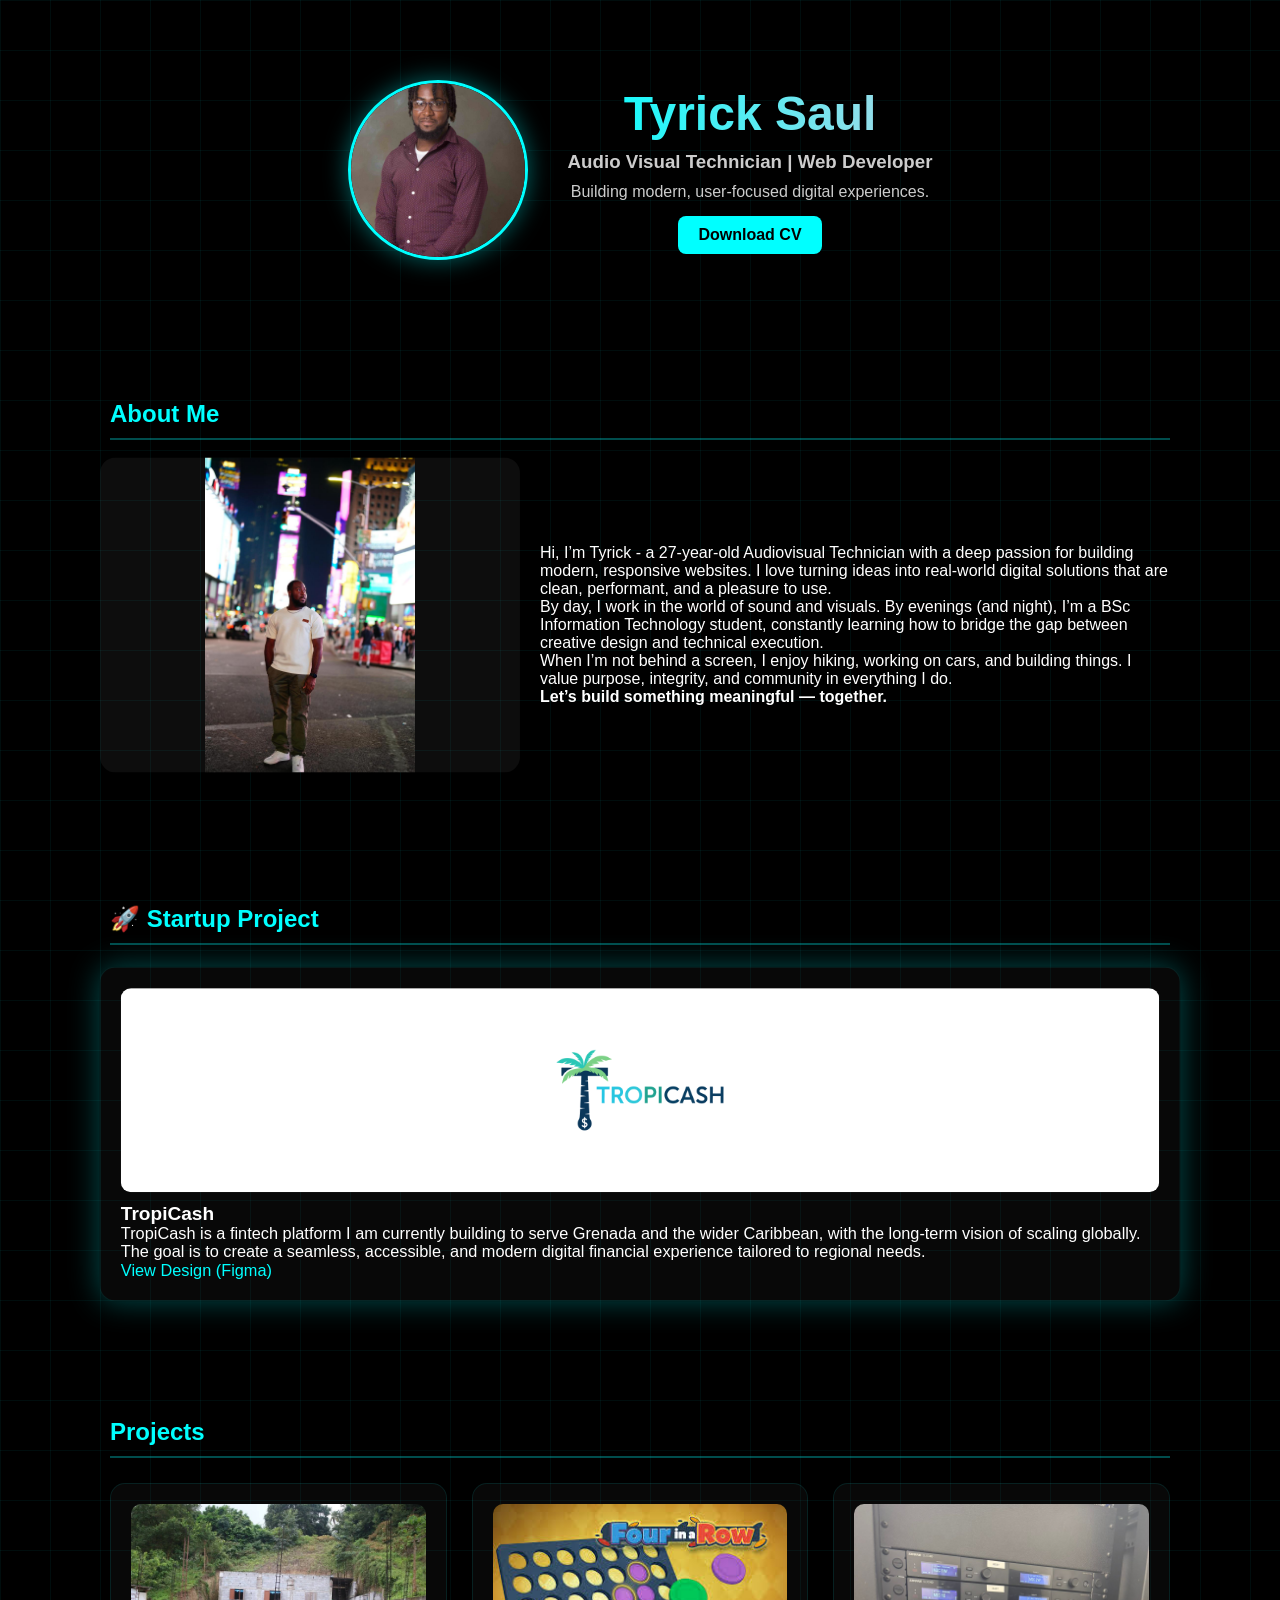
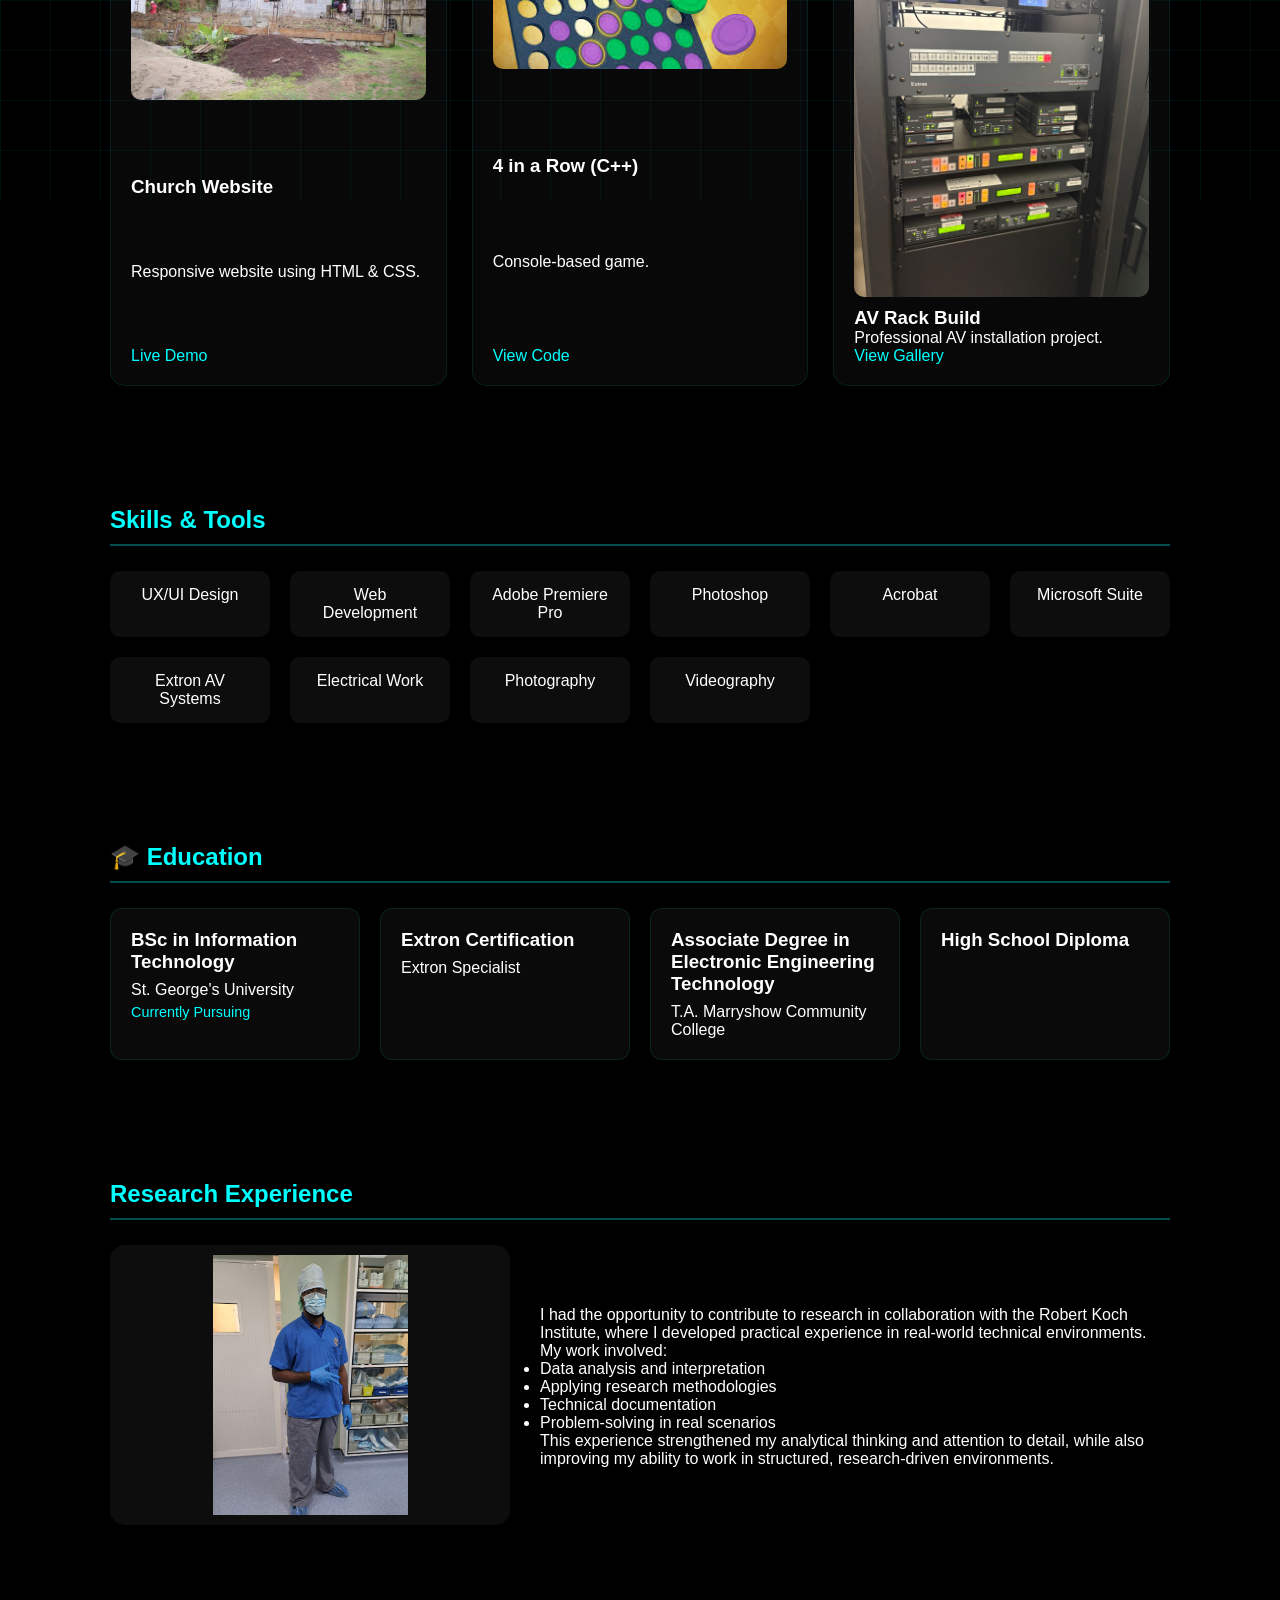
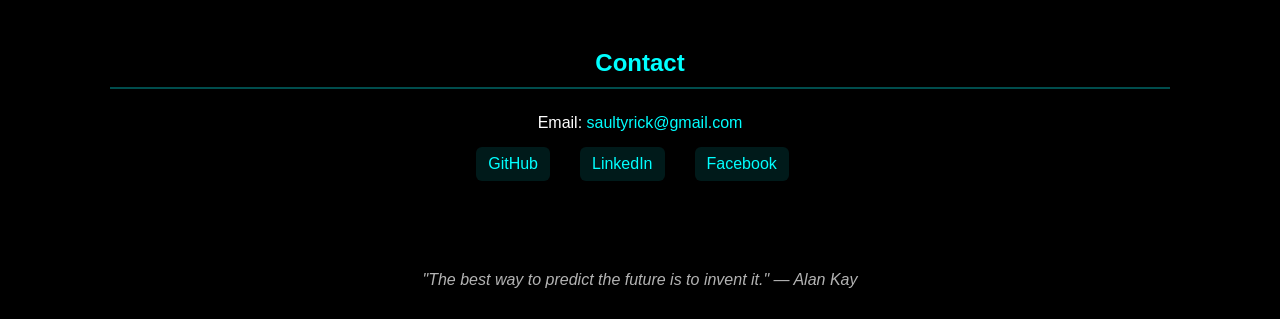
<file: index.html>
<!DOCTYPE html>
<html lang="en">
<head>
<meta charset="UTF-8">
<meta name="viewport" content="width=device-width, initial-scale=1.0">
<title>Tyrick Portfolio</title>

<style>
/* RESET */
* {
    margin: 0;
    padding: 0;
    box-sizing: border-box;
}

body {
    font-family: 'Segoe UI', sans-serif;
    color: white;
    margin: 0;
    padding: 0;
    background: black;
    overflow-x: hidden;
}

/* Animated tech grid */
body::before {
    content: "";
    position: fixed;
    width: 200%;
    height: 200%;
    background-image: linear-gradient(rgba(0,255,255,0.05) 1px, transparent 1px),
                      linear-gradient(90deg, rgba(0,255,255,0.05) 1px, transparent 1px);
    background-size: 50px 50px;
    animation: moveGrid 20s linear infinite;
    z-index: -1;
}

/* Glow gradient overlay */
body::after {
    content: "";
    position: fixed;
    width: 100%;
    height: 100%;
    background: radial-gradient(circle at top, rgba(0,255,255,0.15), transparent 60%);
    z-index: -1;
}

/* Grid animation */
@keyframes moveGrid {
    0% {
        transform: translate(0,0);
    }
    100% {
        transform: translate(-50px, -50px);
    }
}

/* HEADER */
header {
    text-align: center;
    padding: 60px 20px;
}

header h1 {
    font-size: 3rem;
    background: linear-gradient(to right, cyan, lightblue);
    -webkit-background-clip: text;
    color: transparent;
}

header p {
    opacity: 0.8;
}

/* SECTION */
section {
    padding: 40px 20px;
    max-width: 1000px;
    margin: auto;
}

h2 {
    margin-bottom: 20px;
    color: cyan;
}

/* ABOUT IMAGES */
.about-images {
    display: flex;
    gap: 15px;
    margin-bottom: 20px;
    flex-wrap: wrap;
}

.about-images img {
    width: 120px;
    border-radius: 12px;
    transition: transform 0.3s;
}
/* SLIDESHOW */
.slideshow {
    position: relative;
    width: 100%;
    max-width: 400px;
    height: 300px;
    margin-bottom: 20px;
    display: flex;
    align-items: center;
    justify-content: center;
}

.slide {
    position: absolute;
    width: 100%;
    height: 100%;
    object-fit: contain; /* 🔥 FIX */
    border-radius: 15px;
    opacity: 0;
    transition: opacity 1s ease-in-out;
    background: rgba(255,255,255,0.05); /* adds frame */
}
.slide.active {
    opacity: 1;
}
.slide.active {
    opacity: 1;
    transform: scale(1.05);
}

.about-images img:hover {
    transform: scale(1.1);
}
/* FEATURED PROJECT */
.featured {
    border: 2px solid cyan;
    box-shadow: 0 0 30px rgba(0,255,255,0.3);
    transform: scale(1.02);
}

.featured:hover {
    transform: scale(1.04);
}

/* OPTIONAL: logo fit better */
.featured img {
    height: 200px;
    object-fit: contain;
    background: white;
    padding: 10px;
}
/* PROJECTS */
.projects {
    display: grid;
    grid-template-columns: repeat(auto-fit, minmax(250px, 1fr));
    gap: 20px;
}
.projects {
    display: grid;
    grid-template-columns: repeat(auto-fit, minmax(250px, 1fr));
    gap: 25px;
    align-items: stretch;
}
/* CARD */
.card {
    display: flex;
    flex-direction: column;
    justify-content: space-between;
    background: rgba(255,255,255,0.03);
    padding: 20px;
    border-radius: 15px;
    transition: 0.3s;
    border: 1px solid rgba(0,255,255,0.1);
    height: 100%;
}

.card:hover {
    transform: translateY(-10px);
    box-shadow: 0 10px 30px rgba(0,255,255,0.2);
}

.card img {
    width: 100%;
    border-radius: 10px;
    margin-bottom: 10px;
}
/* EDUCATION */
.education-container {
    display: grid;
    grid-template-columns: repeat(auto-fit, minmax(250px, 1fr));
    gap: 20px;
}

.edu-card {
    background: rgba(255,255,255,0.04);
    padding: 20px;
    border-radius: 12px;
    border: 1px solid rgba(0,255,255,0.1);
    transition: 0.3s;
}

.edu-card:hover {
    transform: translateY(-5px);
    box-shadow: 0 0 20px rgba(0,255,255,0.2);
}

.edu-card h3 {
    margin-bottom: 8px;
}

.edu-card span {
    display: inline-block;
    margin-top: 5px;
    font-size: 0.9rem;
    color: cyan;
}
/* LINKS */
a {
    color: cyan;
    text-decoration: none;
}

a:hover {
    text-decoration: underline;
}

/* SOCIAL */
.social-links {
    margin-top: 10px;
}

.social-links a {
    margin-right: 15px;
}

/* FOOTER */
footer {
    text-align: center;
    padding: 30px;
    opacity: 0.7;
    font-style: italic;
}

/* ANIMATION */
.fade-in {
    opacity: 0;
    transform: translateY(20px);
    animation: fadeIn 1s forwards;
}
/* HERO */
.hero {
    padding: 80px 20px;
    display: flex;
    justify-content: center;
    align-items: center;
}

.hero-content {
    display: flex;
    align-items: center;
    gap: 40px;
    flex-wrap: wrap;
}

.profile-pic {
    width: 180px;
    height: 180px;
    object-fit: cover;
    border-radius: 50%;
    border: 3px solid cyan;
    box-shadow: 0 0 25px rgba(0,255,255,0.4);
}

.hero h1 {
    font-size: 3rem;
    background: linear-gradient(to right, cyan, lightblue);
    -webkit-background-clip: text;
    color: transparent;
}

.hero h3 {
    margin: 10px 0;
    opacity: 0.8;
}

.btn {
    display: inline-block;
    margin-top: 15px;
    padding: 10px 20px;
    background: cyan;
    color: black;
    border-radius: 8px;
    font-weight: bold;
}

/* SECTION STYLE */
section {
    padding: 60px 20px;
    max-width: 1100px;
    margin: auto;
}

/* HEADINGS */
h2 {
    margin-bottom: 25px;
    border-bottom: 2px solid rgba(0,255,255,0.3);
    padding-bottom: 10px;
}

/* CARDS (UPGRADED) */
.card {
    background: rgba(255,255,255,0.03);
    padding: 20px;
    border-radius: 15px;
    transition: 0.3s;
    border: 1px solid rgba(0,255,255,0.1);
}

.card:hover {
    transform: translateY(-8px);
    box-shadow: 0 0 25px rgba(0,255,255,0.2);
}

/* SKILLS GRID */
.skills-grid {
    display: grid;
    grid-template-columns: repeat(auto-fit, minmax(150px, 1fr));
    gap: 20px;
    text-align: center;
}

.skill {
    background: rgba(255,255,255,0.04);
    padding: 20px;
    border-radius: 12px;
    transition: 0.3s;
}

.skill:hover {
    transform: scale(1.05);
    background: rgba(0,255,255,0.08);
}

/* RKI SECTION */
.rki {
    display: flex;
    gap: 30px;
    align-items: center;
    flex-wrap: wrap;
}

.rki img {
    width: 250px;
    border-radius: 15px;
    box-shadow: 0 0 20px rgba(0,255,255,0.2);
}
/* ABOUT LAYOUT */
.about-container {
    display: flex;
    gap: 30px;
    align-items: center;
    flex-wrap: wrap;
}

.about-text {
    flex: 1;
    min-width: 280px;
}

.slideshow {
    flex: 1;
    max-width: 400px;
}

/* SKILLS */
.skills-grid {
    display: grid;
    grid-template-columns: repeat(auto-fit, minmax(140px, 1fr));
    gap: 20px;
    text-align: center;
}

.skill {
    background: rgba(255,255,255,0.05);
    padding: 15px;
    border-radius: 10px;
    transition: 0.3s;
}

.skill:hover {
    background: rgba(0,255,255,0.1);
    transform: scale(1.05);
}
/* CONTACT */
.social-links a {
    margin-right: 15px;
    padding: 8px 12px;
    border-radius: 6px;
    background: rgba(0,255,255,0.1);
}
   /* CONTACT CENTER */
.contact-section {
    text-align: center;
}

.contact-section .social-links {
    display: flex;
    justify-content: center;
    gap: 15px;
    margin-top: 15px;
    flex-wrap: wrap;
} /* RESEARCH SECTION */
.research-container {
    display: flex;
    gap: 30px;
    align-items: center;
    flex-wrap: wrap;
}

.research-image {
    flex: 1;
    max-width: 400px;
}

.research-image img {
    width: 100%;
    height: 280px;
    object-fit: contain; /* 🔥 THIS FIXES CUTTING */
    border-radius: 15px;
    background: rgba(255,255,255,0.05); /* gives frame feel */
    padding: 10px;
}

.research-text {
    flex: 1;
    min-width: 280px;
}
@keyframes fadeIn {
    to {
        opacity: 1;
        transform: translateY(0);
    }
}

/* RESPONSIVE */
@media(max-width: 600px) {
    header h1 {
        font-size: 2rem;
    }
}
</style>

</head>

<body>

<header class="hero fade-in">
    <div class="hero-content">
        <img src="./saul5.jpeg" class="profile-pic">

        <div>
            <h1>Tyrick Saul</h1>
            <h3>Audio Visual Technician | Web Developer</h3>
            <p>Building modern, user-focused digital experiences.</p>
            <a href="Tyrick Saul Resume 2026.docx" class="btn">Download CV</a>
        </div>
    </div>
</header>

<section class="fade-in">
    <h2>About Me</h2>

    <div class="about-container">

        <div class="slideshow">
            <img class="slide active" src="./Tyrick.jpeg">
            <img class="slide" src="./saul1.jpeg">
            <img class="slide" src="./saul2.jpeg">
            <img class="slide" src="./saul3.jpeg">
            <img class="slide" src="./saul4.jpeg">
            <img class="slide" src="./saul6.jpeg">
            <img class="slide" src="./saul7.jpeg">
        </div>

        <div class="about-text">
            <p>
                Hi, I’m Tyrick - a 27-year-old Audiovisual Technician with a deep passion for building modern, responsive websites. I love turning ideas into real-world digital solutions that are clean, performant, and a pleasure to use.
            </p>

            <p>
                By day, I work in the world of sound and visuals. By evenings (and night), I’m a BSc Information Technology student, constantly learning how to bridge the gap between creative design and technical execution.
            </p>

            <p>
                When I’m not behind a screen, I enjoy hiking, working on cars, and building things. I value purpose, integrity, and community in everything I do.
            </p>

            <p><strong>Let’s build something meaningful — together.</strong></p>
        </div>

    </div>
</section>
<section class="fade-in">
    <h2>🚀 Startup Project</h2>

    <div class="projects">

        <div class="card featured">
            <img src="./colored-logo.png" alt="TropiCash Logo">

            <h3>TropiCash</h3>

            <p>
                TropiCash is a fintech platform I am currently building to serve Grenada and the wider Caribbean, 
                with the long-term vision of scaling globally.
            </p>

            <p>
                The goal is to create a seamless, accessible, and modern digital financial experience tailored 
                to regional needs.
            </p>

            <a href="https://www.figma.com/make/G0i97LySln45JlSBW0bBaF/TropiCash?p=f&t=pW9nq3WUN1RLsD5c-0&fullscreen=1" target="_blank">
                View Design (Figma)
            </a>
        </div>

    </div>
</section>
<section class="fade-in">
    <h2>Projects</h2>

    <div class="projects">

        <div class="card">
            <img src="./60.jpeg">
            <h3>Church Website</h3>
            <p>Responsive website using HTML & CSS.</p>
            <a href="index1.html" target="_blank">Live Demo</a>
        </div>

        <div class="card">
            <img src="./4inarow.jfif">
            <h3>4 in a Row (C++)</h3>
            <p>Console-based game.</p>
            <a href="./completeproject.cpp">View Code</a>
        </div>

        <div class="card">
    <img src="./rack11.jpeg">
    <h3>AV Rack Build</h3>
    <p>Professional AV installation project.</p>
    <a href="avrack.html">View Gallery</a>
</div>

    </div>
</section>
<section class="fade-in">
    <h2>Skills & Tools</h2>

    <div class="skills-grid">
        <div class="skill">UX/UI Design</div>
        <div class="skill">Web Development</div>
        <div class="skill">Adobe Premiere Pro</div>
        <div class="skill">Photoshop</div>
        <div class="skill">Acrobat</div>
        <div class="skill">Microsoft Suite</div>
        <div class="skill">Extron AV Systems</div>
        <div class="skill">Electrical Work</div>
        <div class="skill">Photography</div>
        <div class="skill">Videography</div>
    </div>
</section>
    <section class="fade-in">
    <h2>🎓 Education</h2>

    <div class="education-container">

        <div class="edu-card">
            <h3>BSc in Information Technology</h3>
            <p>St. George's University</p>
            <span>Currently Pursuing</span>
        </div>
        <div class="edu-card">
            <h3>Extron Certification </h3>
            <p>Extron Specialist</p>
        </div>
        <div class="edu-card">
            <h3>Associate Degree in Electronic Engineering Technology</h3>
            <p>T.A. Marryshow Community College</p>
        </div>

        <div class="edu-card">
            <h3>High School Diploma</h3>
        </div>

    </div>
</section>
<section class="fade-in">
    <h2>Research Experience</h2>

    <div class="research-container">

        <div class="research-image">
            <img src="./vet.jpeg" alt="Robert Koch Institute Work">
        </div>

        <div class="research-text">
            <p>
                I had the opportunity to contribute to research in collaboration with the Robert Koch Institute, where I developed practical experience in real-world technical environments.
            </p>

            <p>
                My work involved:
            </p>

            <ul>
                <li>Data analysis and interpretation</li>
                <li>Applying research methodologies</li>
                <li>Technical documentation</li>
                <li>Problem-solving in real scenarios</li>
            </ul>

            <p>
                This experience strengthened my analytical thinking and attention to detail, while also improving my ability to work in structured, research-driven environments.
            </p>
        </div>

    </div>
</section>
   <section class="fade-in contact-section">
    <h2>Contact</h2>

   <p>Email: <a href="mailto:saultyrick@gmail.com">saultyrick@gmail.com</a></p>

    <div class="social-links">
        <a href="https://github.com/Tyricks" target="_blank">GitHub</a>
        <a href="https://www.linkedin.com/in/tyrick-saul-34ab68225/" target="_blank">LinkedIn</a>
        <a href="https://www.facebook.com/trini.vibes.3" target="_blank">Facebook</a>
    </div>
</section>
<footer>
    "The best way to predict the future is to invent it." — Alan Kay
</footer>
<script>
let slides = document.querySelectorAll(".slide");
let index = 0;

setInterval(() => {
    slides[index].classList.remove("active");
    index = (index + 1) % slides.length;
    slides[index].classList.add("active");
}, 2000); // 2 seconds per image
</script>
</body>
</html>
</file>
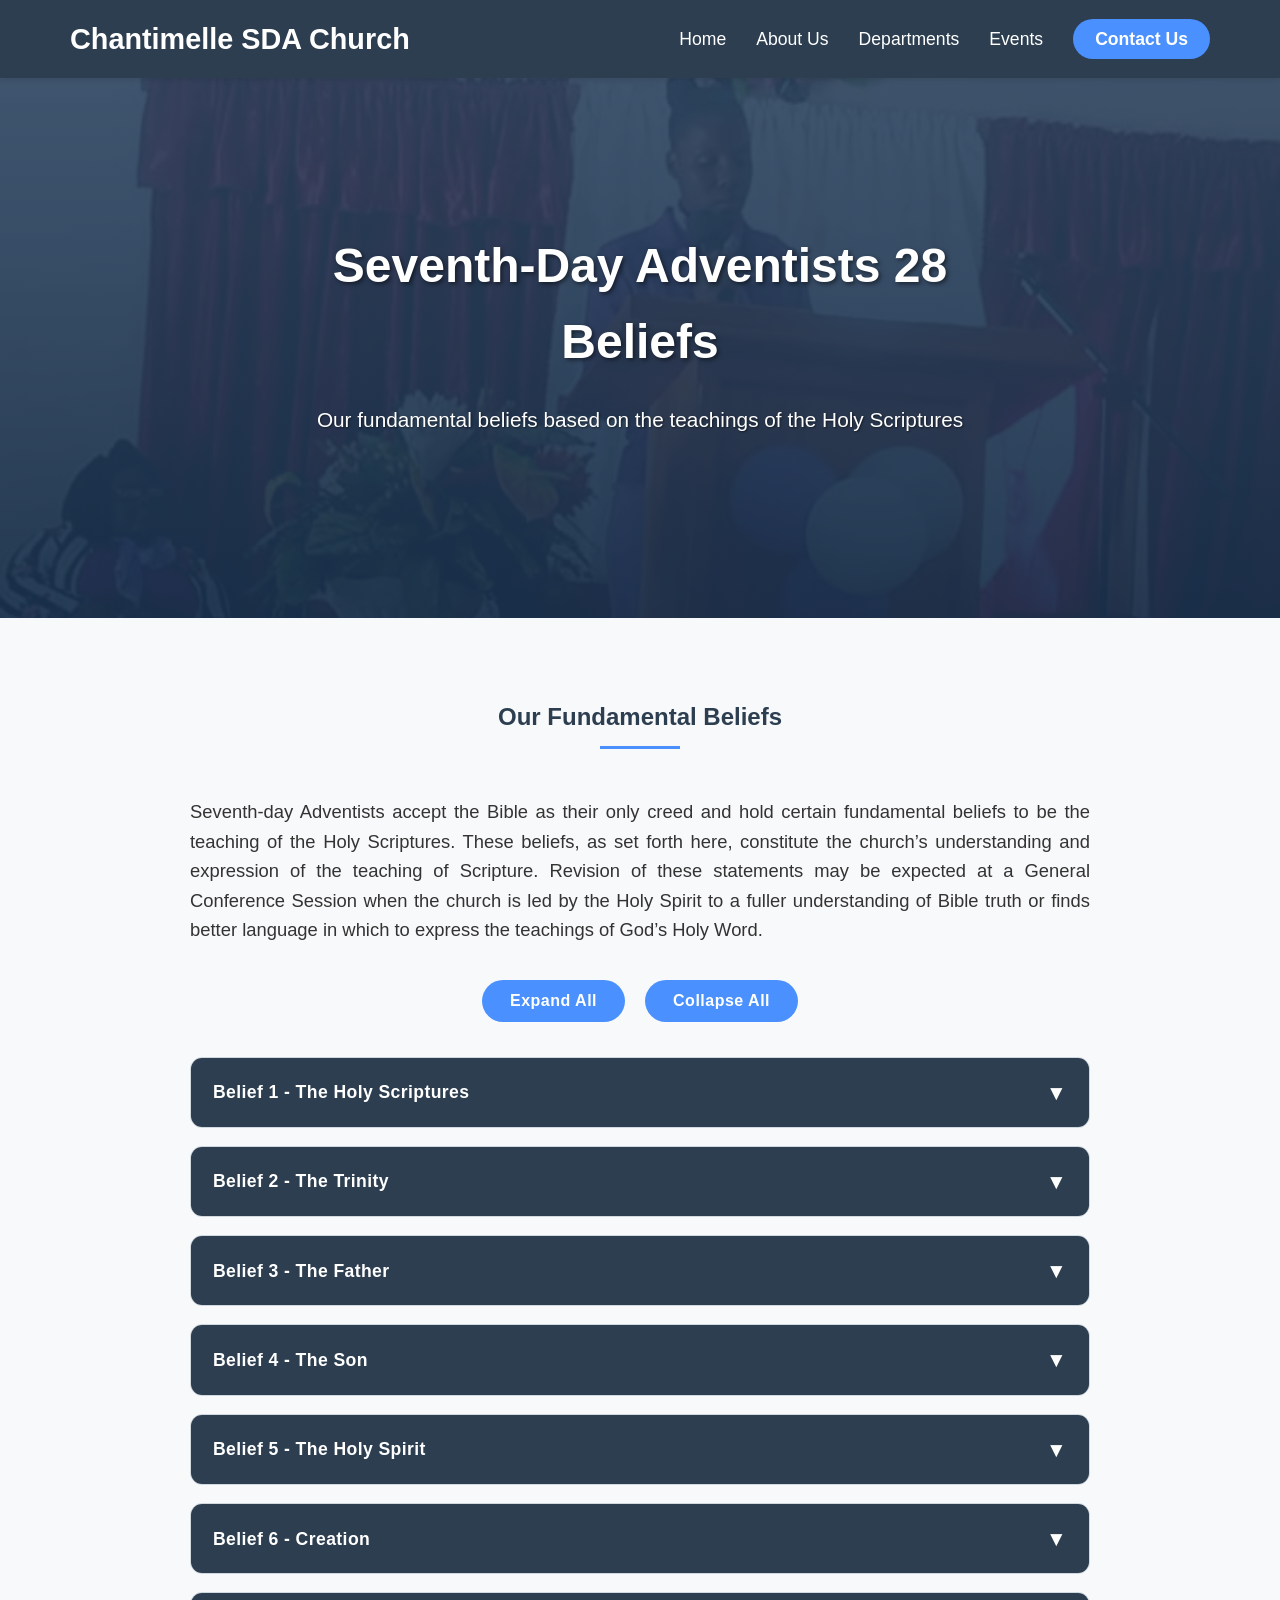
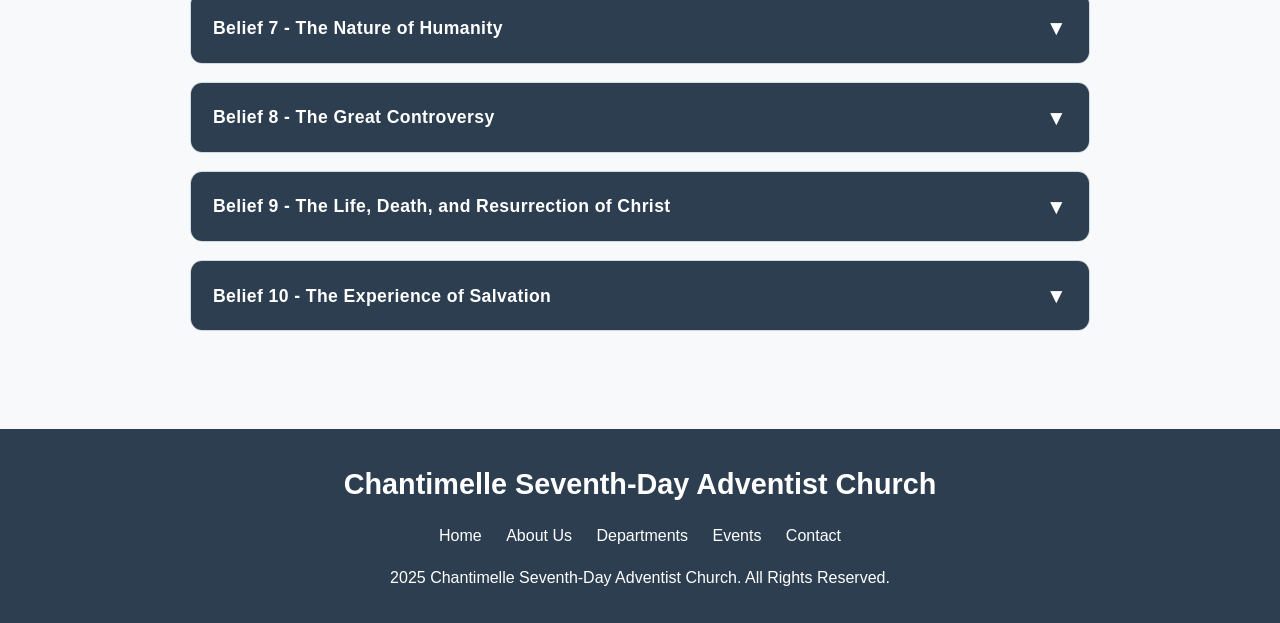
<file: 28beliefs1.html>
<!DOCTYPE html>
<html lang="en">
<head>
    <meta charset="UTF-8">
    <meta name="viewport" content="width=device-width, initial-scale=1.0">
    <title> Chantimelle SDA Church</title>
    <style>
        :root {
            --primary: #2c3e50;
            --secondary: #4a90ff;
            --accent: #e74c3c;
            --light: #f9f9f9;
            --dark: #333;
            --gray: #95a5a6;
        }
        
        * {
            margin: 0;
            padding: 0;
            box-sizing: border-box;
        }
        
        body {
            font-family: "Helvetica", Arial, sans-serif;
            line-height: 1.6;
            color: var(--dark);
            background-color: var(--light);
        }
        
        .container {
            max-width: 1200px;
            margin: 0 auto;
            padding: 0 20px;
        }
        
        .section-padding {
            padding: 5rem 0;
        }
        
        
        header {
            background-color: #2c3e50;
            color: white;
            padding: 1rem 0;
            box-shadow: 0 2px 5px rgba(0,0,0,0.1);
            position: sticky;
            top: 0;
            z-index: 100;
        }

        .header-content {
            display: flex;
            justify-content: space-between;
            align-items: center;
            padding: 0 70px;
        }

        .logo {
            font-size: 1.8rem;
            font-weight: bold;
        }

        nav ul {
            display: flex;
            list-style: none;
            gap: 30px;
        }

        nav ul li a {
            color: white;
            text-decoration: none;
            font-weight: 500;
            font-size: 1.1rem;
            transition: color 0.3s;
        }

        nav ul li a:hover,
        nav ul li a.active {
            color: #4a90ff;
        }

        .cta-button {
            background: #4a90ff;
            padding: 10px 22px;
            border-radius: 25px;
            color: white;
            font-weight: 600;
            text-decoration: none;
        }

        .cta-button:hover {
            opacity: 0.85;
            transition: 0.3s;
        }
        
        
        .hero-section {
            height: 60vh;
            background: linear-gradient(rgba(78, 96, 114, 0.85), rgba(44, 62, 80, 0.9)), url('61.jpeg') no-repeat center center/cover;
            display: flex;
            align-items: center;
            justify-content: center;
            position: relative;
        }
        
        .hero-overlay {
            position: absolute;
            top: 0;
            left: 0;
            width: 100%;
            height: 100%;
            background: rgba(0, 30, 70, 0.4);
            display: flex;
            align-items: center;
            justify-content: center;
        }
        
        .hero-content {
            text-align: center;
            color: white;
            max-width: 800px;
            padding: 20px;
            z-index: 1;
        }
        
        .hero-content h1 {
            font-size: 3rem;
            font-weight: 700;
            margin-bottom: 20px;
            text-shadow: 2px 2px 4px rgba(0, 0, 0, 0.5);
        }
        
        .hero-content p {
            font-size: 1.3rem;
            margin-bottom: 30px;
            line-height: 1.8;
            text-shadow: 1px 1px 2px rgba(0, 0, 0, 0.5);
        }
        
        
        .section-title {
            text-align: center;
            margin-bottom: 3rem;
            color: var(--primary);
            position: relative;
        }
        
        .section-title:after {
            content: '';
            display: block;
            width: 80px;
            height: 3px;
            background: var(--secondary);
            margin: 10px auto;
        }
        
        
        .beliefs-section {
            padding: 5rem 0;
            background: #f8f9fa;
        }
        
        .intro {
            font-size: 1.15rem;
            color: #333;
            margin-bottom: 35px;
            text-align: justify;
            max-width: 900px;
            margin-left: auto;
            margin-right: auto;
        }
        
        .belief {
            margin-bottom: 18px;
            border: 1px solid #d0d8e0;
            border-radius: 12px;
            overflow: hidden;
            background: #ffffff;
            transition: box-shadow 0.3s ease;
            max-width: 900px;
            margin-left: auto;
            margin-right: auto;
        }

        .belief:hover {
            box-shadow: 0 5px 15px rgba(0,0,0,0.1);
        }

        .belief-header {
            background-color: #2c3e50;
            color: white;
            padding: 18px 22px;
            cursor: pointer;
            display: flex;
            justify-content: space-between;
            align-items: center;
            font-weight: 600;
            letter-spacing: 0.4px;
            transition: background-color 0.3s ease;
        }

        .belief-header:hover {
            background-color: #1a2530;
        }

        .belief-title {
            font-size: 1.1rem;
        }

        .belief-icon {
            font-size: 1.3rem;
            transition: transform 0.3s ease;
        }

        .belief.active .belief-icon {
            transform: rotate(180deg);
        }

        .belief-content {
            max-height: 0;
            overflow: hidden;
            background: #ffffff;
            transition: all 0.35s ease;
            padding: 0 20px;
        }

        .belief.active .belief-content {
            max-height: 1000px;
            padding: 20px;
        }

        .belief-text {
            color: #333;
            text-align: justify;
        }
        
       
        .controls {
            display: flex;
            justify-content: center;
            gap: 20px;
            margin: 35px 0;
        }

        button {
            background: #4a90ff;
            color: white;
            border: none;
            padding: 12px 28px;
            border-radius: 25px;
            font-weight: 700;
            font-size: 1rem;
            cursor: pointer;
            letter-spacing: 0.5px;
            transition: 0.3s ease;
        }

        button:hover {
            opacity: 0.85;
        }
        
        
        footer {
            background-color: var(--primary);
            color: white;
            padding: 2rem 0;
            text-align: center;
        }

        .footer-content {
            display: flex;
            flex-direction: column;
            align-items: center;
        }

        .footer-links {
            margin: 1rem 0;
        }

        .footer-links a {
            color: white;
            margin: 0 10px;
            text-decoration: none;
        }

        .footer-links a:hover {
            color: var(--secondary);
        }
        
        @media (max-width: 768px) {
            .header-content {
                flex-direction: column;
                text-align: center;
                padding: 20px;
            }
            
            nav ul {
                margin-top: 1rem;
                justify-content: center;
                flex-wrap: wrap;
            }
            
            .hero-content h1 {
                font-size: 2.2rem;
            }
            
            .hero-content p {
                font-size: 1.1rem;
            }
            
            .controls {
                flex-direction: column;
                align-items: center;
            }
            
            button {
                width: 100%;
                max-width: 300px;
            }
        }
    </style>
</head>
<body>
    <header>
        <div class="header-content">
            <div class="logo">Chantimelle SDA Church</div>

            <nav>
                <ul>
                    <li><a href="index.html">Home</a></li>
                    <li><a href="aboutus1.html">About Us</a></li>
                    <li><a href="Department.html">Departments</a></li>
                    <li><a href="events.html">Events</a></li>
                    <li><a href="contact.html" class="cta-button">Contact Us</a></li>
                </ul>
            </nav>
        </div>
    </header>

    <main>
        <section class="hero-section">
            <div class="hero-overlay">
                <div class="hero-content">
                    <h1>Seventh-Day Adventists 28 Beliefs</h1>
                    <p>Our fundamental beliefs based on the teachings of the Holy Scriptures</p>
                </div>
            </div>
        </section>

        <section class="beliefs-section">
            <div class="container">
                <h2 class="section-title">Our Fundamental Beliefs</h2>
                
                <p class="intro">
                    Seventh-day Adventists accept the Bible as their only creed and hold certain fundamental beliefs to be the teaching of the Holy Scriptures. These beliefs, as set forth here, constitute the church’s understanding and expression of the teaching of Scripture. Revision of these statements may be expected at a General Conference Session when the church is led by the Holy Spirit to a fuller understanding of Bible truth or finds better language in which to express the teachings of God’s Holy Word.
                </p>
                
                <div class="controls">
                    <button id="expand-all">Expand All</button>
                    <button id="collapse-all">Collapse All</button>
                </div>
                
                <div class="beliefs-container">
                   
                    <div class="belief">
                        <div class="belief-header">
                            <div class="belief-title">Belief 1 - The Holy Scriptures</div>
                            <div class="belief-icon">▼</div>
                        </div>
                        <div class="belief-content">
                            <p class="belief-text">The Holy Scriptures, Old and New Testaments, are the written Word of God, given by divine inspiration. The inspired authors spoke and wrote as they were moved by the Holy Spirit. In this Word, God has committed to humanity the knowledge necessary for salvation. The Holy Scriptures are the supreme, authoritative, and the infallible revelation of His will. They are the standard of character, the test of experience, the definitive revealer of doctrines, and the trustworthy record of God’s acts in history.</p>
                        </div>
                    </div>
                    
                    
                    <div class="belief">
                        <div class="belief-header">
                            <div class="belief-title">Belief 2 - The Trinity</div>
                            <div class="belief-icon">▼</div>
                        </div>
                        <div class="belief-content">
                            <p class="belief-text">There is one God: Father, Son, and Holy Spirit, a unity of three coeternal Persons. God is immortal, all-powerful, all-knowing, above all, and ever present. He is infinite and beyond human comprehension, yet known through His self-revelation. God, who is love, is forever worthy of worship, adoration, and service by the whole creation.</p>
                        </div>
                    </div>
                    
                    
                    <div class="belief">
                        <div class="belief-header">
                            <div class="belief-title">Belief 3 - The Father</div>
                            <div class="belief-icon">▼</div>
                        </div>
                        <div class="belief-content">
                            <p class="belief-text">God the eternal Father is the Creator, Source, Sustainer, and Sovereign of all creation. He is just and holy, merciful and gracious, slow to anger, and abounding in steadfast love and faithfulness. The qualities and powers exhibited in the Son and the Holy Spirit are also those of the Father.</p>
                        </div>
                    </div>
                    
                   
                    <div class="belief">
                        <div class="belief-header">
                            <div class="belief-title">Belief 4 - The Son</div>
                            <div class="belief-icon">▼</div>
                        </div>
                        <div class="belief-content">
                            <p class="belief-text">God the eternal Son became incarnate in Jesus Christ. Through Him all things were created, the character of God is revealed, the salvation of humanity is accomplished, and the world is judged. Forever truly God, He became also truly human, Jesus the Christ. He was conceived of the Holy Spirit and born of the virgin Mary. He lived and experienced temptation as a human being, but perfectly exemplified the righteousness and love of God. By His miracles He manifested God’s power and was attested as God’s promised Messiah. He suffered and died voluntarily on the cross for our sins and in our place, was raised from the dead, and ascended to heaven to minister in the heavenly sanctuary in our behalf. He will come again in glory for the final deliverance of His people and the restoration of all things.</p>
                        </div>
                    </div>
                    
                    
                    <div class="belief">
                        <div class="belief-header">
                            <div class="belief-title">Belief 5 - The Holy Spirit</div>
                            <div class="belief-icon">▼</div>
                        </div>
                        <div class="belief-content">
                            <p class="belief-text">God the eternal Spirit was active with the Father and the Son in Creation, incarnation, and redemption. He is as much a person as are the Father and the Son. He inspired the writers of Scripture. He filled Christ’s life with power. He draws and convicts human beings; and those who respond He renews and transforms into the image of God. Sent by the Father and the Son to be always with His children, He extends spiritual gifts to the church, empowers it to bear witness to Christ, and in harmony with the Scriptures leads it into all truth.</p>
                        </div>
                    </div>
                    
                    
                    <div class="belief">
                        <div class="belief-header">
                            <div class="belief-title">Belief 6 - Creation</div>
                            <div class="belief-icon">▼</div>
                        </div>
                        <div class="belief-content">
                            <p class="belief-text">God has revealed in Scripture the authentic and historical account of His creative activity. He created the universe, and in a recent six-day creation the Lord made "the heavens and the earth, the sea, and all that is in them" and rested on the seventh day. Thus He established the Sabbath as a perpetual memorial of the work He performed and completed during six literal days that together with the Sabbath constituted the same unit of time that we call a week today. The first man and woman were made in the image of God as the crowning work of Creation, given dominion over the world, and charged with responsibility to care for it. When the world was finished it was "very good," declaring the glory of God.</p>
                        </div>
                    </div>
                    
                    
                    <div class="belief">
                        <div class="belief-header">
                            <div class="belief-title">Belief 7 - The Nature of Humanity</div>
                            <div class="belief-icon">▼</div>
                        </div>
                        <div class="belief-content">
                            <p class="belief-text">Man and woman were made in the image of God with individuality, the power and freedom to think and to do. Though created free beings, each is an indivisible unity of body, mind, and spirit, dependent upon God for life and breath and all else. When our first parents disobeyed God, they denied their dependence upon Him and fell from their high position. The image of God in them was marred and they became subject to death. Their descendants share this fallen nature and its consequences. They are born with weaknesses and tendencies to evil. But God in Christ reconciled the world to Himself and by His Spirit restores in penitent mortals the image of their Maker. Created for the glory of God, they are called to love Him and one another, and to care for their environment.</p>
                        </div>
                    </div>
                    
                    
                    <div class="belief">
                        <div class="belief-header">
                            <div class="belief-title">Belief 8 - The Great Controversy</div>
                            <div class="belief-icon">▼</div>
                        </div>
                        <div class="belief-content">
                            <p class="belief-text">All humanity is now involved in a great controversy between Christ and Satan regarding the character of God, His law, and His sovereignty over the universe. This conflict originated in heaven when a created being, endowed with freedom of choice, in self-exaltation became Satan, God's adversary, and led into rebellion a portion of the angels. He introduced the spirit of rebellion into this world when he led Adam and Eve into sin. This human sin resulted in the distortion of the image of God in humanity, the disordering of the created world, and its eventual devastation at the time of the global flood, as presented in the historical account of Genesis 1-11. Observed by the whole creation, this world became the arena of the universal conflict, out of which the God of love will ultimately be vindicated. To assist His people in this controversy, Christ sends the Holy Spirit and the loyal angels to guide, protect, and sustain them in the way of salvation.</p>
                        </div>
                    </div>
                    
                    
                    <div class="belief">
                        <div class="belief-header">
                            <div class="belief-title">Belief 9 - The Life, Death, and Resurrection of Christ</div>
                            <div class="belief-icon">▼</div>
                        </div>
                        <div class="belief-content">
                            <p class="belief-text">In Christ's life of perfect obedience to God's will, His suffering, death, and resurrection, God provided the only means of atonement for human sin, so that those who by faith accept this atonement may have eternal life, and the whole creation may better understand the infinite and holy love of the Creator. This perfect atonement vindicates the righteousness of God's law and the graciousness of His character; for it both condemns our sin and provides for our forgiveness. The death of Christ is substitutionary and expiatory, reconciling and transforming. The bodily resurrection of Christ proclaims God's triumph over the forces of evil, and for those who accept the atonement assures their final victory over sin and death. It declares the Lordship of Jesus Christ, before whom every knee in heaven and on earth will bow.</p>
                        </div>
                    </div>
                    
                    
                    <div class="belief">
                        <div class="belief-header">
                            <div class="belief-title">Belief 10 - The Experience of Salvation</div>
                            <div class="belief-icon">▼</div>
                        </div>
                        <div class="belief-content">
                            <p class="belief-text">In infinite love and mercy God made Christ, who knew no sin, to be sin for us, so that in Him we might be made the righteousness of God. Led by the Holy Spirit we sense our need, acknowledge our sinfulness, repent of our transgressions, and exercise faith in Jesus as Saviour and Lord, Substitute and Example. This saving faith comes through the divine power of the Word and is the gift of God's grace. Through Christ we are justified, adopted as God's sons and daughters, and delivered from the lordship of sin. Through the Spirit we are born again and sanctified; the Spirit renews our minds, writes God's law of love in our hearts, and we are given the power to live a holy life. Abiding in Him we become partakers of the divine nature and have the assurance of salvation now and in the judgment.</p>
                        </div>
                    </div>
                
                </div>
            </div>
        </section>
    </main>

    <footer>
        <div class="container footer-content">
            <div class="logo">Chantimelle Seventh-Day Adventist Church</div>
            <div class="footer-links">
                <a href="index.html">Home</a>
                <a href="aboutus1.html">About Us</a>
                <a href="Department.html">Departments</a>
                <a href="events.html">Events</a>
                <a href="contact.html">Contact</a>
            </div>
            <p> 2025 Chantimelle Seventh-Day Adventist Church. All Rights Reserved.</p>
        </div>
    </footer>

   <script>
document.querySelectorAll('.belief-header').forEach(header => {
    header.addEventListener('click', () => {
        const belief = header.parentElement;
        belief.classList.toggle('active');
    });
});

document.getElementById('expand-all').addEventListener('click', () => {
    document.querySelectorAll('.belief').forEach(b => b.classList.add('active'));
});

document.getElementById('collapse-all').addEventListener('click', () => {
    document.querySelectorAll('.belief').forEach(b => b.classList.remove('active'));
});
</script>

</body>
</html>
</file>
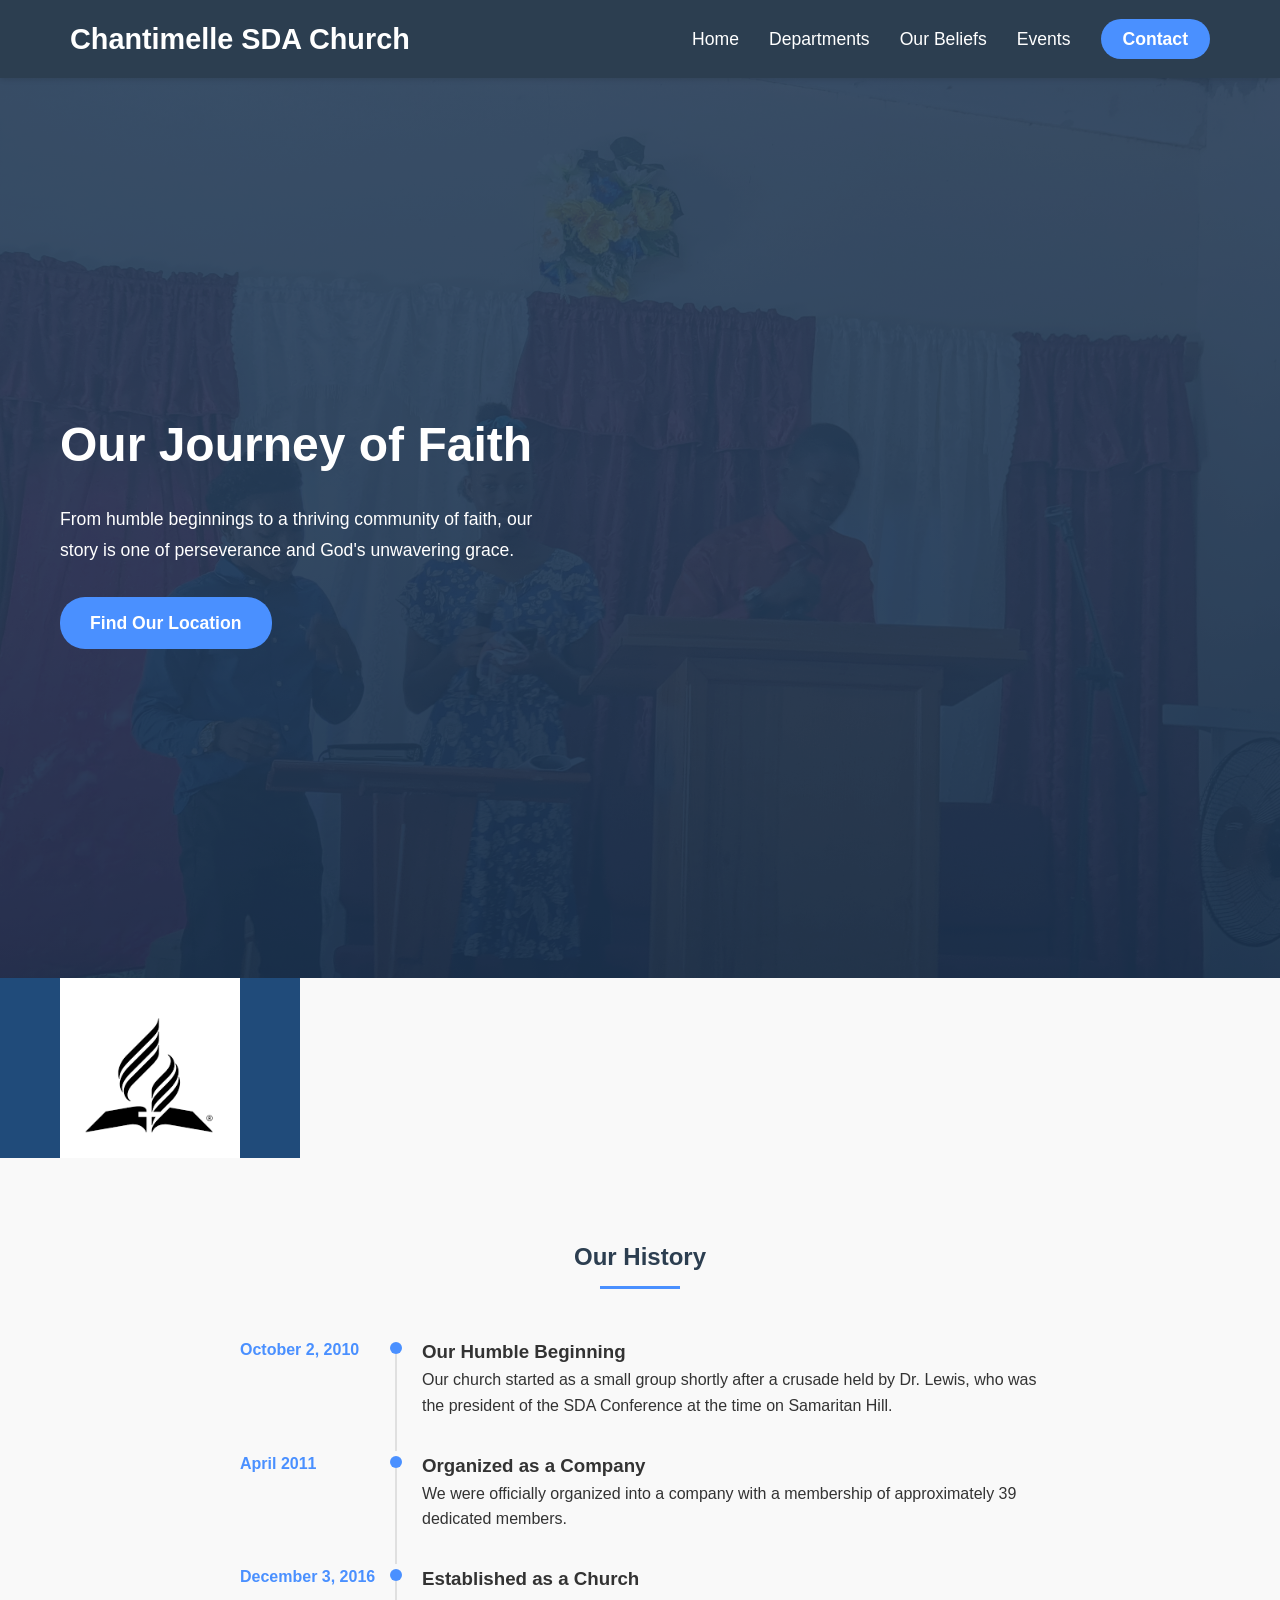
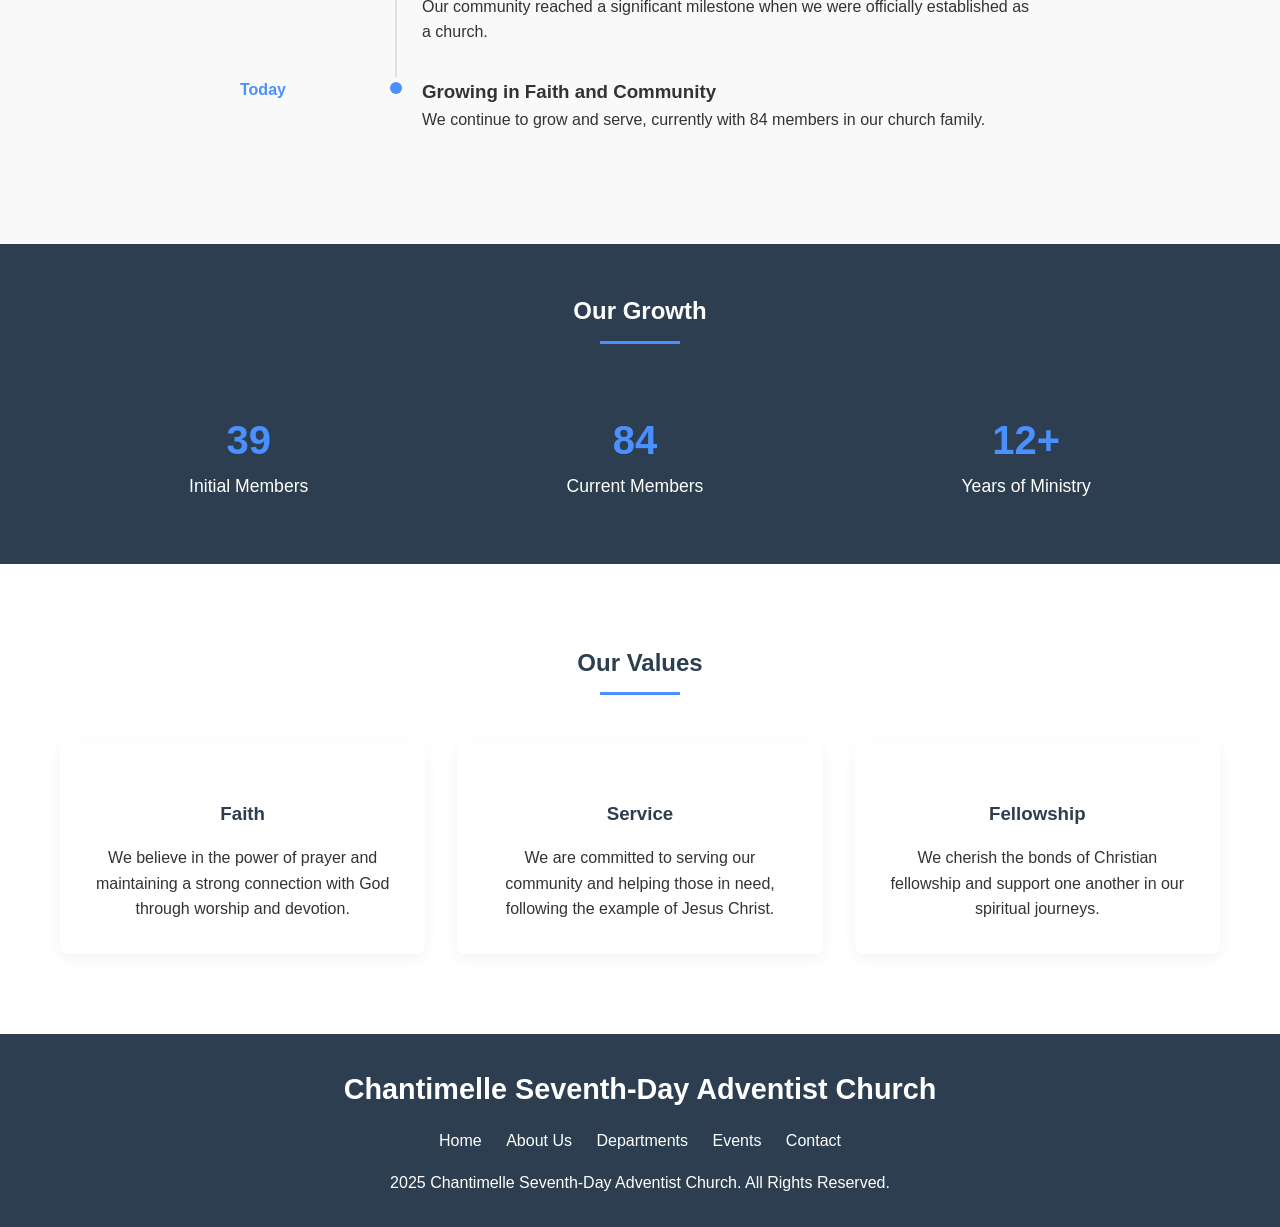
<file: aboutus1.html>
<!DOCTYPE html>
<html lang="en">
<head>
    <meta charset="UTF-8">
    <meta name="viewport" content="width=device-width, initial-scale=1.0">
    <title>About Us - Chantimelle Seventh-Day Adventist Church</title>
    <link rel="stylesheet" href="style1.css">
    <link rel="stylesheet" href="aboutus.css">
    
    <header>
        <div class="header-content">
            <div class="logo">Chantimelle SDA Church</div>
            <nav>
                <ul>
                    <li><a href="index.html">Home</a></li>
                    <li><a href="Department.html">Departments</a></li>
                    <li><a href ="28beliefs1.html">Our Beliefs</a></li>
                    <li><a href="events.html">Events</a></li>
                    <li><a href="contact.html" class="cta-button">Contact</a></li>
                </ul>
            </nav>
        </div>
    </header>

</head>
<body>
    
    
    <section class="hero">
        <div class="hero-overlay"></div>
        <div class="hero-content">
            <h1>Our Journey of Faith</h1>
            <p>From humble beginnings to a thriving community of faith, our story is one of perseverance and God's unwavering grace.</p>
            <a href="location.html" class="primary-btn">Find Our Location</a>
        </div>
    </section>
<div class="logo-bar">
    <img src="sdalogo.png" alt="Seventh-day Adventist Logo">
  </div>
    
    <section class="section-padding">
        <div class="container">
            <h2 class="section-title">Our History</h2>
            
            <div class="history-timeline">
                <div class="timeline-item">
                    <div class="timeline-date">October 2, 2010</div>
                    <div class="timeline-content">
                        <h3>Our Humble Beginning</h3>
                        <p>Our church started as a small group shortly after a crusade held by Dr. Lewis, who was the president of the SDA Conference at the time on Samaritan Hill.</p>
                    </div>
                </div>
                
                <div class="timeline-item">
                    <div class="timeline-date">April 2011</div>
                    <div class="timeline-content">
                        <h3>Organized as a Company</h3>
                        <p>We were officially organized into a company with a membership of approximately 39 dedicated members.</p>
                    </div>
                </div>
                
                <div class="timeline-item">
                    <div class="timeline-date">December 3, 2016</div>
                    <div class="timeline-content">
                        <h3>Established as a Church</h3>
                        <p>Our community reached a significant milestone when we were officially established as a church.</p>
                    </div>
                </div>
                
                <div class="timeline-item">
                    <div class="timeline-date">Today</div>
                    <div class="timeline-content">
                        <h3>Growing in Faith and Community</h3>
                        <p>We continue to grow and serve, currently with 84 members in our church family.</p>
                    </div>
                </div>
            </div>
        </div>
    </section>

    
    <section class="membership-stats">
        <div class="container">
            <h2 class="section-title" style="color: white;">Our Growth</h2>
            <div class="stats-container">
                <div class="stat-item">
                    <div class="stat-number">39</div>
                    <div class="stat-label">Initial Members</div>
                </div>
                <div class="stat-item">
                    <div class="stat-number">84</div>
                    <div class="stat-label">Current Members</div>
                </div>
                <div class="stat-item">
                    <div class="stat-number">12+</div>
                    <div class="stat-label">Years of Ministry</div>
                </div>
            </div>
        </div>
    </section>

    
    <section class="section-padding values-section">
        <div class="container">
            <h2 class="section-title">Our Values</h2>
            <div class="values-grid">
                <div class="value-card">
                    <div class="value-icon"></div>
                    <h3>Faith</h3>
                    <p>We believe in the power of prayer and maintaining a strong connection with God through worship and devotion.</p>
                </div>
                <div class="value-card">
                    <div class="value-icon"></div>
                    <h3>Service</h3>
                    <p>We are committed to serving our community and helping those in need, following the example of Jesus Christ.</p>
                </div>
                <div class="value-card">
                    <div class="value-icon"></div>
                    <h3>Fellowship</h3>
                    <p>We cherish the bonds of Christian fellowship and support one another in our spiritual journeys.</p>
                </div>
            </div>
        </div>
    </section>

   
    
    <footer>
        <div class="container footer-content">
            <div class="logo">Chantimelle Seventh-Day Adventist Church</div>
            <div class="footer-links">
                <a href="index.html">Home</a>
                <a href="aboutus1.html">About Us</a>
                <a href="Department.html">Departments</a>
                <a href="events.html">Events</a>
                <a href="contact.html">Contact</a>
            </div>
            <p> 2025 Chantimelle Seventh-Day Adventist Church. All Rights Reserved.</p>
        </div>
    </footer>
   
</body>
</html>
</file>
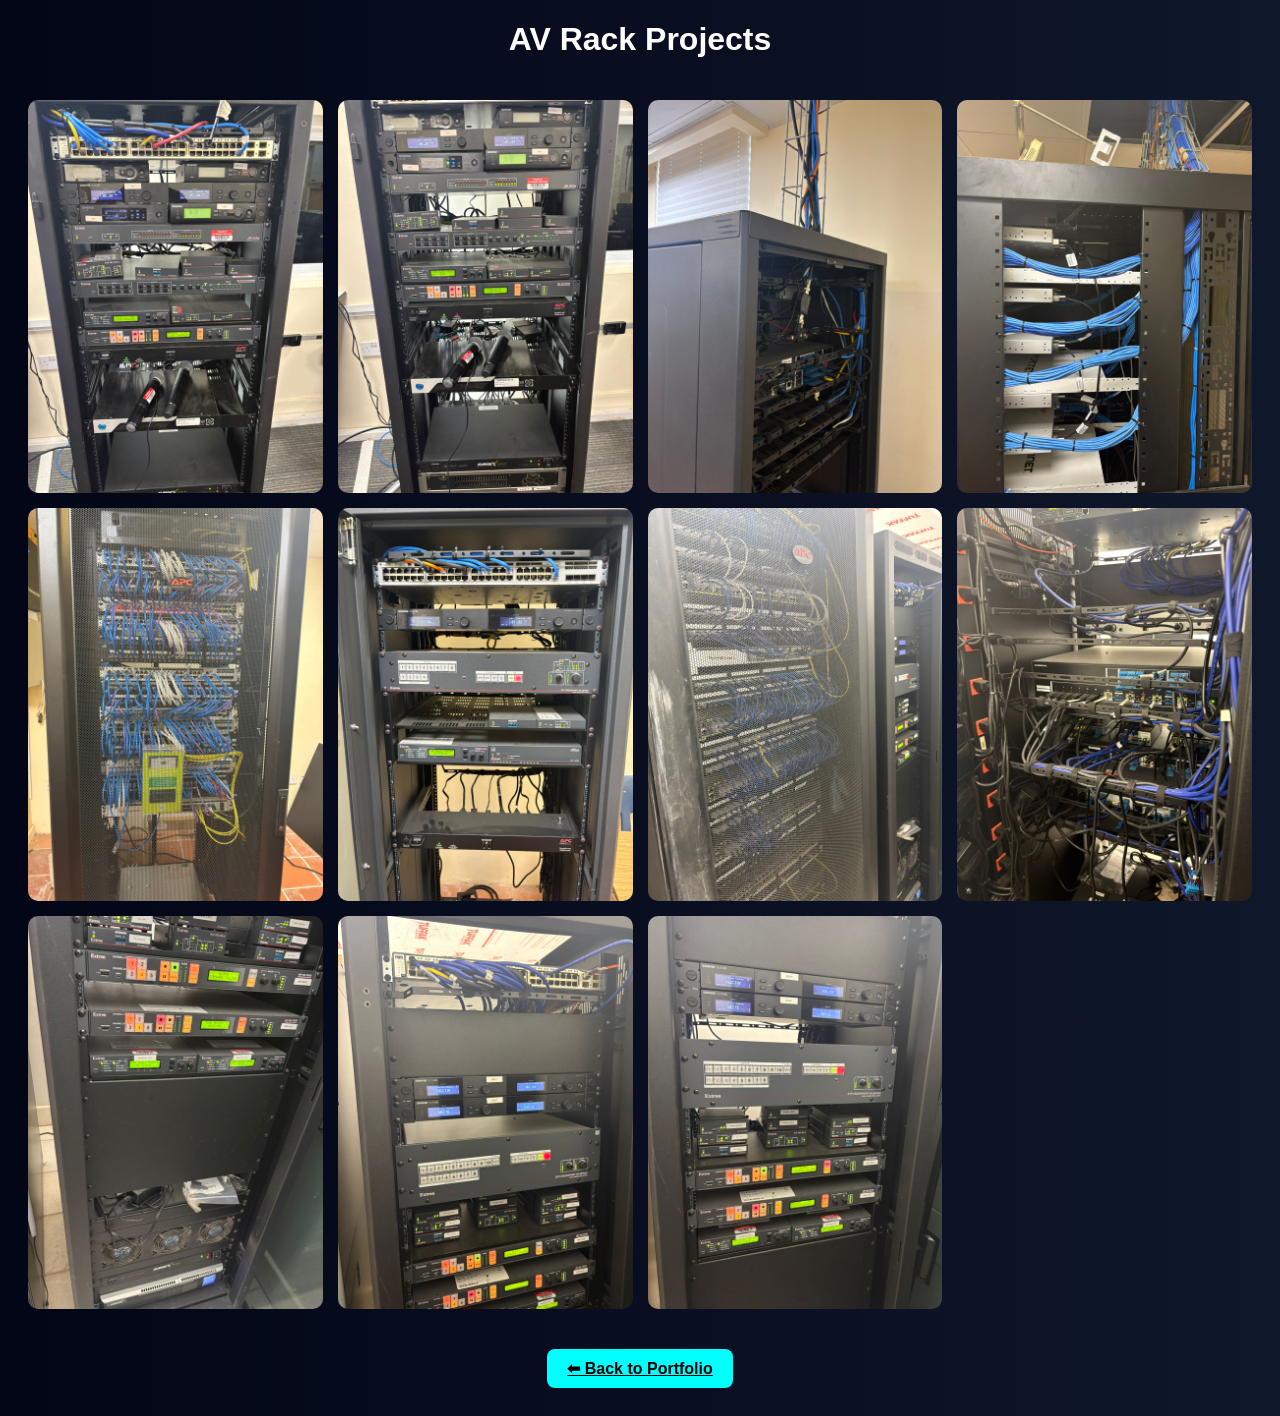
<file: avrack.html>
<!DOCTYPE html>
<html lang="en">
<head>
<meta charset="UTF-8">
<meta name="viewport" content="width=device-width, initial-scale=1.0">
<title>AV Rack Gallery</title>

<style>
body {
    font-family: Arial;
    background: linear-gradient(to right, #020617, #0f172a);
    color: white;
    text-align: center;
}

/* Gallery grid */
.gallery {
    display: grid;
    grid-template-columns: repeat(auto-fit, minmax(250px, 1fr));
    gap: 15px;
    padding: 20px;
}

.gallery img {
    width: 100%;
    border-radius: 10px;
    transition: transform 0.3s;
}

.gallery img:hover {
    transform: scale(1.05);
}

/* Back button */
.back-btn {
    display: inline-block;
    margin: 20px;
    padding: 10px 20px;
    background: cyan;
    color: black;
    border-radius: 8px;
    font-weight: bold;
}
</style>

</head>

<body>

<h1>AV Rack Projects</h1>

<div class="gallery">
    <img src="./rack1.jpeg">
    <img src="./rack2.jpeg">
    <img src="./rack3.jpeg">
    <img src="./rack4.jpeg">
     <img src="./rack5.jpeg">
     <img src="./rack6.jpeg">
     <img src="./rack7.jpeg">
     <img src="./rack8.jpeg">
     <img src="./rack9.jpeg">
     <img src="./rack10.jpeg">
     <img src="./rack11.jpeg">
     
</div>

<a href="index.html" class="back-btn">⬅ Back to Portfolio</a>

</body>
</html>
</file>
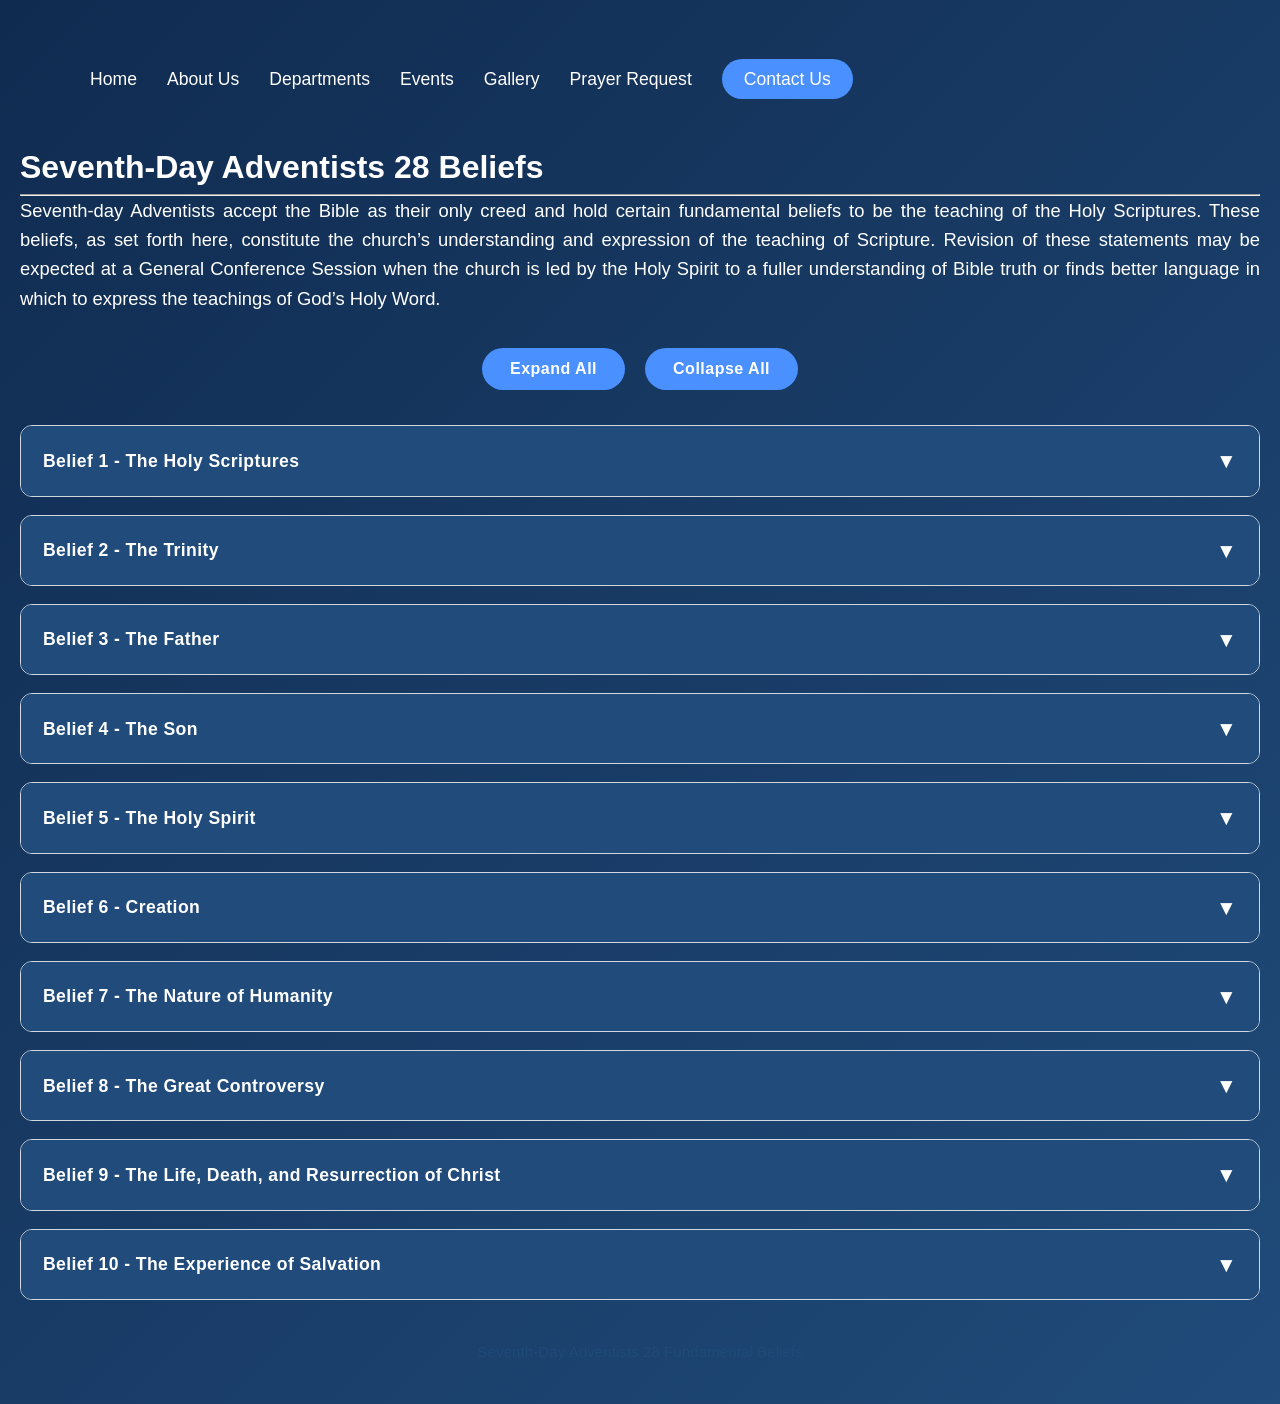
<file: belieftest.html>
<!DOCTYPE html>
<html lang="en">
<head>
    <meta charset="UTF-8">
    <meta name="viewport" content="width=device-width, initial-scale=1.0">
    <title>Seventh-Day Adventists 28 Beliefs</title>
    <link rel="stylesheet" href="style1.css">
    <style>
        /* ========= GLOBAL RESET & TYPOGRAPHY ========= */
* {
    margin: 0;
    padding: 0;
    box-sizing: border-box;
}

body {
    font-family: "Helvetica", Arial, sans-serif;
    line-height: 1.6;
    color: #fff;
    background: linear-gradient(135deg, #102b50, #204b7a);
    padding: 40px 20px;
}

/* ========= MAIN CONTAINER ========= */
.container {
    max-width: 1100px;
    margin: 0 auto;
    background: #ffffff;
    color: #204b7a;
    border-radius: 18px;
    box-shadow: 0 8px 25px rgba(0,0,0,0.25);
    padding: 40px 50px;
}

/* ========= HEADER ========= */
header {
    text-align: center;
    margin-bottom: 35px;
}

header h1 {
    font-size: 3rem;
    font-weight: 700;
    color: #102b50;
    margin-bottom: 20px;
}

header hr {
    width: 80px;
    height: 4px;
    border: none;
    background: #4a90ff;
    margin: 0 auto;
    border-radius: 3px;
}
/* ====== NAVBAR ====== */
        .navbar {
            position: absolute;
            width: 100%;
            display: flex;
            justify-content: space-between;
            align-items: center;
            padding: 25px 70px;
            z-index: 100;
            color: white;
        }
        .navbar .logo {
            font-size: 2rem;
            font-weight: 600;
        }
        .nav-links ul {
            list-style: none;
            display: flex;
            gap: 30px;
        }
        .nav-links a {
            color: white;
            text-decoration: none;
            font-weight: 500;
            font-size: 1.1rem;
        }
        .cta-button {
            background: #4a90ff;
            padding: 10px 22px;
            border-radius: 25px;
            color: white;
            font-weight: 600;
            text-decoration: none;
        }
/* ========= INTRO TEXT ========= */
.intro {
    font-size: 1.15rem;
    color: #333;
    margin-bottom: 35px;
    text-align: justify;
}

/* ========= ACCORDION STYLE (BELIEFS) ========= */
.belief {
    margin-bottom: 18px;
    border: 1px solid #d0d8e0;
    border-radius: 12px;
    overflow: hidden;
    background: #f6f8fc;
    transition: box-shadow 0.3s ease;
}

.belief:hover {
    box-shadow: 0 5px 15px rgba(0,0,0,0.1);
}

.belief-header {
    background-color: #204b7a;
    color: white;
    padding: 18px 22px;
    cursor: pointer;
    display: flex;
    justify-content: space-between;
    align-items: center;
    font-weight: 600;
    letter-spacing: 0.4px;
    transition: background-color 0.3s ease;
}

.belief-header:hover {
    background-color: #16365a;
}

.belief-title {
    font-size: 1.1rem;
}

.belief-icon {
    font-size: 1.3rem;
    transition: transform 0.3s ease;
}

.belief.active .belief-icon {
    transform: rotate(180deg);
}

.belief-content {
    max-height: 0;
    overflow: hidden;
    background: #ffffff;
    transition: all 0.35s ease;
    padding: 0 20px;
}

.belief.active .belief-content {
    max-height: 1000px;
    padding: 20px;
}

.belief-text {
    color: #204b7a;
    text-align: justify;
}

/* ========= BUTTONS ========= */
.controls {
    display: flex;
    justify-content: center;
    gap: 20px;
    margin: 35px 0;
}

button {
    background: #4a90ff;
    color: white;
    border: none;
    padding: 12px 28px;
    border-radius: 25px;
    font-weight: 700;
    font-size: 1rem;
    cursor: pointer;
    letter-spacing: 0.5px;
    transition: 0.3s ease;
}

button:hover {
    opacity: 0.85;
}

/* ========= FOOTER ========= */
footer {
    text-align: center;
    margin-top: 40px;
    color: #204b7a;
    font-size: 0.95rem;
    opacity: 0.9;
}


        
    </style>
</head>
<body>
    </div>
             <nav class="navbar">
        
        <div class="nav-links">
            <ul>
                <li><a href="index.html">Home</a></li>
                <li><a href="aboutus1.html">About Us</a></li>
                <li><a href="Department.html">Departments</a></li>
                <li><a href="events.html">Events</a></li>
                <li><a href="gallery1.html">Gallery</a></li>
                <li><a href="prayerrequestform.html">Prayer Request</a></li>
                <li><a href="contact.html" class="cta-button">Contact Us</a></li>
            </ul>
        </div>
    </nav>
        </div>
        <div>
            <br>
              <br>
                <br>
                  <br>
        <h1>Seventh-Day Adventists 28 Beliefs</h1>
            <hr>
        </div>
       
        <div>
        <p class="intro" style="color: white;">
            Seventh-day Adventists accept the Bible as their only creed and hold certain fundamental beliefs to be the teaching of the Holy Scriptures. These beliefs, as set forth here, constitute the church’s understanding and expression of the teaching of Scripture. Revision of these statements may be expected at a General Conference Session when the church is led by the Holy Spirit to a fuller understanding of Bible truth or finds better language in which to express the teachings of God’s Holy Word.
        </p>
        
        <div class="controls">
            <button id="expand-all">Expand All</button>
            <button id="collapse-all">Collapse All</button>
        </div>
        
        <div class="beliefs-container">
            <!-- Belief 1 -->
            <div class="belief">
                <div class="belief-header">
                    <div class="belief-title">Belief 1 - The Holy Scriptures</div>
                    <div class="belief-icon">▼</div>
                </div>
                <div class="belief-content">
                    <p class="belief-text">The Holy Scriptures, Old and New Testaments, are the written Word of God, given by divine inspiration. The inspired authors spoke and wrote as they were moved by the Holy Spirit. In this Word, God has committed to humanity the knowledge necessary for salvation. The Holy Scriptures are the supreme, authoritative, and the infallible revelation of His will. They are the standard of character, the test of experience, the definitive revealer of doctrines, and the trustworthy record of God’s acts in history.</p>
                </div>
            </div>
            
            <!-- Belief 2 -->
            <div class="belief">
                <div class="belief-header">
                    <div class="belief-title">Belief 2 - The Trinity</div>
                    <div class="belief-icon">▼</div>
                </div>
                <div class="belief-content">
                    <p class="belief-text">There is one God: Father, Son, and Holy Spirit, a unity of three coeternal Persons. God is immortal, all-powerful, all-knowing, above all, and ever present. He is infinite and beyond human comprehension, yet known through His self-revelation. God, who is love, is forever worthy of worship, adoration, and service by the whole creation.</p>
                </div>
            </div>
            
            <!-- Belief 3 -->
            <div class="belief">
                <div class="belief-header">
                    <div class="belief-title">Belief 3 - The Father</div>
                    <div class="belief-icon">▼</div>
                </div>
                <div class="belief-content">
                    <p class="belief-text">God the eternal Father is the Creator, Source, Sustainer, and Sovereign of all creation. He is just and holy, merciful and gracious, slow to anger, and abounding in steadfast love and faithfulness. The qualities and powers exhibited in the Son and the Holy Spirit are also those of the Father.</p>
                </div>
            </div>
            
            <!-- Belief 4 -->
            <div class="belief">
                <div class="belief-header">
                    <div class="belief-title">Belief 4 - The Son</div>
                    <div class="belief-icon">▼</div>
                </div>
                <div class="belief-content">
                    <p class="belief-text">God the eternal Son became incarnate in Jesus Christ. Through Him all things were created, the character of God is revealed, the salvation of humanity is accomplished, and the world is judged. Forever truly God, He became also truly human, Jesus the Christ. He was conceived of the Holy Spirit and born of the virgin Mary. He lived and experienced temptation as a human being, but perfectly exemplified the righteousness and love of God. By His miracles He manifested God’s power and was attested as God’s promised Messiah. He suffered and died voluntarily on the cross for our sins and in our place, was raised from the dead, and ascended to heaven to minister in the heavenly sanctuary in our behalf. He will come again in glory for the final deliverance of His people and the restoration of all things.</p>
                </div>
            </div>
            
            <!-- Belief 5 -->
            <div class="belief">
                <div class="belief-header">
                    <div class="belief-title">Belief 5 - The Holy Spirit</div>
                    <div class="belief-icon">▼</div>
                </div>
                <div class="belief-content">
                    <p class="belief-text">God the eternal Spirit was active with the Father and the Son in Creation, incarnation, and redemption. He is as much a person as are the Father and the Son. He inspired the writers of Scripture. He filled Christ’s life with power. He draws and convicts human beings; and those who respond He renews and transforms into the image of God. Sent by the Father and the Son to be always with His children, He extends spiritual gifts to the church, empowers it to bear witness to Christ, and in harmony with the Scriptures leads it into all truth.</p>
                </div>
            </div>
            
            <!-- Belief 6 -->
            <div class="belief">
                <div class="belief-header">
                    <div class="belief-title">Belief 6 - Creation</div>
                    <div class="belief-icon">▼</div>
                </div>
                <div class="belief-content">
                    <p class="belief-text">God has revealed in Scripture the authentic and historical account of His creative activity. He created the universe, and in a recent six-day creation the Lord made "the heavens and the earth, the sea, and all that is in them" and rested on the seventh day. Thus He established the Sabbath as a perpetual memorial of the work He performed and completed during six literal days that together with the Sabbath constituted the same unit of time that we call a week today. The first man and woman were made in the image of God as the crowning work of Creation, given dominion over the world, and charged with responsibility to care for it. When the world was finished it was "very good," declaring the glory of God.</p>
                </div>
            </div>
            
            <!-- Belief 7 -->
            <div class="belief">
                <div class="belief-header">
                    <div class="belief-title">Belief 7 - The Nature of Humanity</div>
                    <div class="belief-icon">▼</div>
                </div>
                <div class="belief-content">
                    <p class="belief-text">Man and woman were made in the image of God with individuality, the power and freedom to think and to do. Though created free beings, each is an indivisible unity of body, mind, and spirit, dependent upon God for life and breath and all else. When our first parents disobeyed God, they denied their dependence upon Him and fell from their high position. The image of God in them was marred and they became subject to death. Their descendants share this fallen nature and its consequences. They are born with weaknesses and tendencies to evil. But God in Christ reconciled the world to Himself and by His Spirit restores in penitent mortals the image of their Maker. Created for the glory of God, they are called to love Him and one another, and to care for their environment.</p>
                </div>
            </div>
            
            <!-- Belief 8 -->
            <div class="belief">
                <div class="belief-header">
                    <div class="belief-title">Belief 8 - The Great Controversy</div>
                    <div class="belief-icon">▼</div>
                </div>
                <div class="belief-content">
                    <p class="belief-text">All humanity is now involved in a great controversy between Christ and Satan regarding the character of God, His law, and His sovereignty over the universe. This conflict originated in heaven when a created being, endowed with freedom of choice, in self-exaltation became Satan, God's adversary, and led into rebellion a portion of the angels. He introduced the spirit of rebellion into this world when he led Adam and Eve into sin. This human sin resulted in the distortion of the image of God in humanity, the disordering of the created world, and its eventual devastation at the time of the global flood, as presented in the historical account of Genesis 1-11. Observed by the whole creation, this world became the arena of the universal conflict, out of which the God of love will ultimately be vindicated. To assist His people in this controversy, Christ sends the Holy Spirit and the loyal angels to guide, protect, and sustain them in the way of salvation.</p>
                </div>
            </div>
            
            <!-- Belief 9 -->
            <div class="belief">
                <div class="belief-header">
                    <div class="belief-title">Belief 9 - The Life, Death, and Resurrection of Christ</div>
                    <div class="belief-icon">▼</div>
                </div>
                <div class="belief-content">
                    <p class="belief-text">In Christ's life of perfect obedience to God's will, His suffering, death, and resurrection, God provided the only means of atonement for human sin, so that those who by faith accept this atonement may have eternal life, and the whole creation may better understand the infinite and holy love of the Creator. This perfect atonement vindicates the righteousness of God's law and the graciousness of His character; for it both condemns our sin and provides for our forgiveness. The death of Christ is substitutionary and expiatory, reconciling and transforming. The bodily resurrection of Christ proclaims God's triumph over the forces of evil, and for those who accept the atonement assures their final victory over sin and death. It declares the Lordship of Jesus Christ, before whom every knee in heaven and on earth will bow.</p>
                </div>
            </div>
            
            <!-- Belief 10 -->
            <div class="belief">
                <div class="belief-header">
                    <div class="belief-title">Belief 10 - The Experience of Salvation</div>
                    <div class="belief-icon">▼</div>
                </div>
                <div class="belief-content">
                    <p class="belief-text">In infinite love and mercy God made Christ, who knew no sin, to be sin for us, so that in Him we might be made the righteousness of God. Led by the Holy Spirit we sense our need, acknowledge our sinfulness, repent of our transgressions, and exercise faith in Jesus as Saviour and Lord, Substitute and Example. This saving faith comes through the divine power of the Word and is the gift of God's grace. Through Christ we are justified, adopted as God's sons and daughters, and delivered from the lordship of sin. Through the Spirit we are born again and sanctified; the Spirit renews our minds, writes God's law of love in our hearts, and we are given the power to live a holy life. Abiding in Him we become partakers of the divine nature and have the assurance of salvation now and in the judgment.</p>
                </div>
            </div>
            
            <!-- Additional beliefs would continue in the same pattern -->
            <!-- For brevity, I've included only the first 10 beliefs -->
            </div>
        </div>
        
        <footer>
            <p>Seventh-Day Adventists 28 Fundamental Beliefs</p>
        </footer>
    </div>

    <script>
        document.addEventListener('DOMContentLoaded', function() {
            // Get all belief headers
            const beliefHeaders = document.querySelectorAll('.belief-header');
            
            // Add click event to each belief header
            beliefHeaders.forEach(header => {
                header.addEventListener('click', function() {
                    const belief = this.parentElement;
                    belief.classList.toggle('active');
                });
            });
            
            // Expand all button
            document.getElementById('expand-all').addEventListener('click', function() {
                document.querySelectorAll('.belief').forEach(belief => {
                    belief.classList.add('active');
                });
            });
            
            // Collapse all button
            document.getElementById('collapse-all').addEventListener('click', function() {
                document.querySelectorAll('.belief').forEach(belief => {
                    belief.classList.remove('active');
                });
            });
        });
    </script>
</body>
</html>
</file>
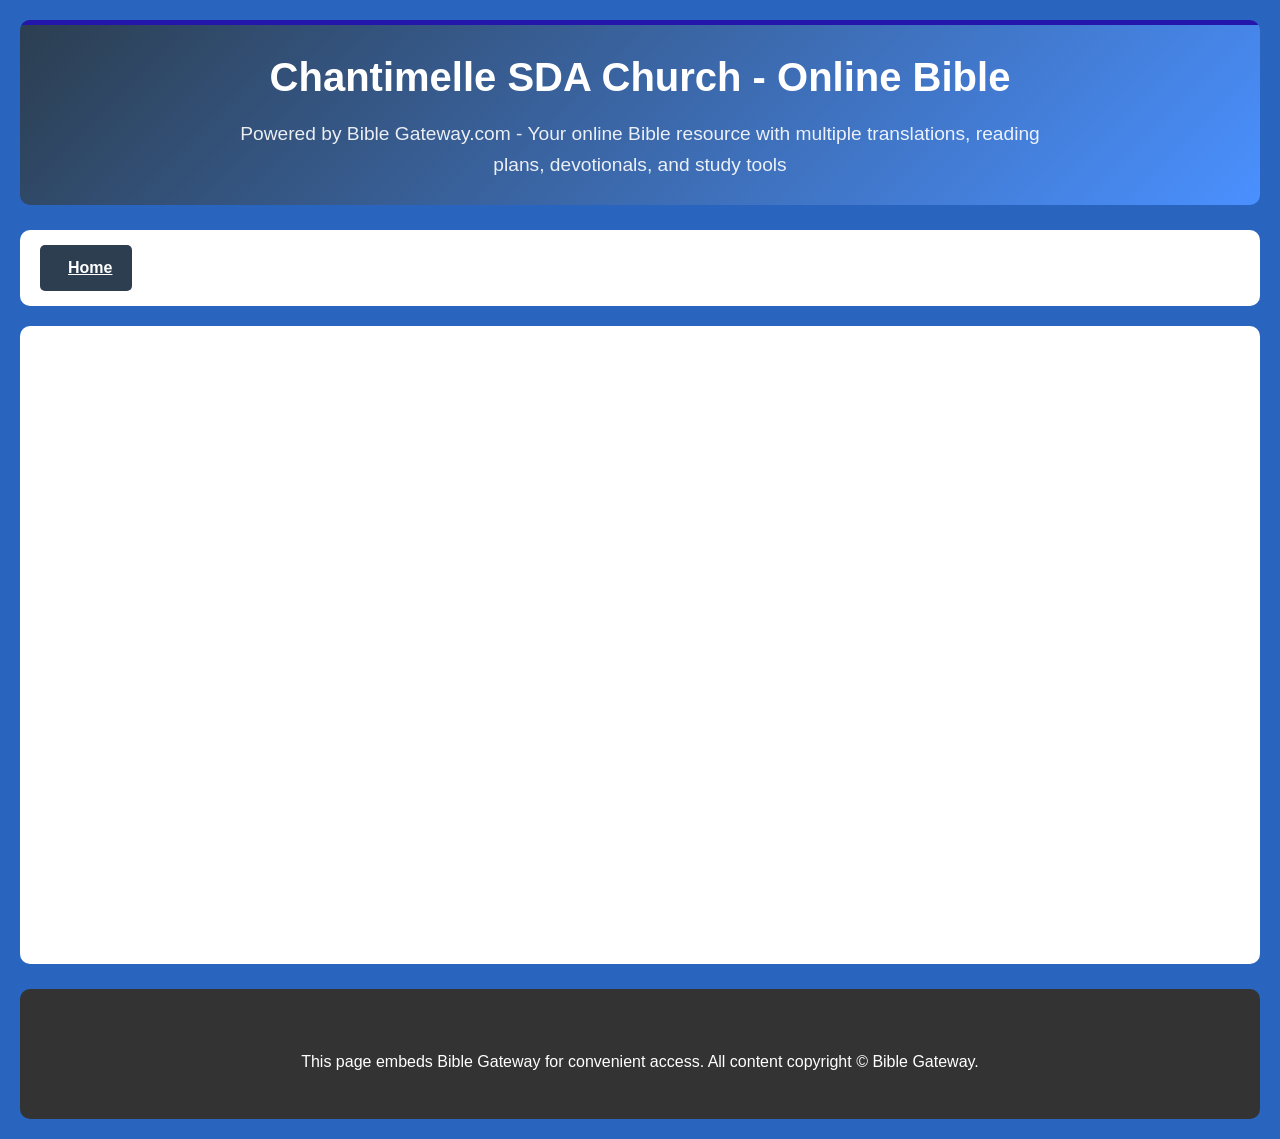
<file: biblelinked1.html>
<!DOCTYPE html>
<html lang="en">
<head>
    <meta charset="UTF-8">
    <meta name="viewport" content="width=device-width, initial-scale=1.0">
    <title>Online Bible</title>
    <link rel="stylesheet" href="style1.css">
    <style>
        * {
            margin: 0;
            padding: 0;
            box-sizing: border-box;
            font-family: 'Segoe UI', Tahoma, Geneva, Verdana, sans-serif;
        }
        
        :root {
            --primary: #2c3e50;
            --secondary: #4a90ff;
            --accent: #2416aa;
            --light: #f9f9f9;
            --dark: #333;
            --gray: #95a5a6;
        }
        
        body {
            background-color: #2965bf;
            color: var(--dark);
            line-height: 1.6;
        }
        
        .container {
            max-width: 1400px;
            margin: 0 auto;
            padding: 20px;
        }
        
        header {
            background: linear-gradient(135deg, var(--primary), var(--secondary));
            color: white;
            padding: 25px;
            border-radius: 10px;
            box-shadow: var(--shadow);
            margin-bottom: 25px;
            text-align: center;
            position: relative;
            overflow: hidden;
        }
        
        header::before {
            content: "";
            position: absolute;
            top: 0;
            left: 0;
            right: 0;
            height: 5px;
            background: var(--accent);
        }
        
        h1 {
            font-size: 2.5rem;
            margin-bottom: 10px;
        }
        
        .subtitle {
            font-size: 1.2rem;
            opacity: 0.9;
            max-width: 800px;
            margin: 0 auto;
        }
        
        .nav-controls {
            display: flex;
            justify-content: space-between;
            align-items: center;
            background: white;
            padding: 15px 20px;
            border-radius: 10px;
            box-shadow: var(--shadow);
            margin-bottom: 20px;
            flex-wrap: wrap;
            gap: 15px;
        }
        
        .nav-buttons {
            display: flex;
            gap: 10px;
        }
        
        .btn {
            background: var(--primary);
            color: white;
            border: none;
            padding: 10px 20px;
            border-radius: 5px;
            cursor: pointer;
            display: flex;
            align-items: center;
            gap: 8px;
            transition: background 0.3s;
            font-weight: 600;
        }
        
        .btn:hover {
            background: #1e4a8a;
        }
        
        .btn-secondary {
            background: var(--secondary);
        }
        
        .btn-secondary:hover {
            background: #557328;
        }
        
        .btn-accent {
            background: var(--accent);
            color: var(--dark);
        }
        
        .btn-accent:hover {
            background: #c19d2c;
        }
        
        .iframe-container {
            background: white;
            border-radius: 10px;
            box-shadow: var(--shadow);
            overflow: hidden;
            margin-bottom: 25px;
        }
        
        iframe {
            width: 100%;
            height: 70vh;
            border: none;
        }
        

        
        .links-grid {
            display: grid;
            grid-template-columns: repeat(auto-fit, minmax(200px, 1fr));
            gap: 15px;
        }
        
        .link-item {
            background: rgba(44, 90, 160, 0.1);
            padding: 15px;
            border-radius: 8px;
            text-align: center;
            transition: background 0.3s;
        }
        
        .link-item:hover {
            background: rgba(44, 90, 160, 0.2);
        }
        
        .link-item a {
            color: var(--primary);
            text-decoration: none;
            font-weight: 600;
            display: block;
        }
        
        footer {
            text-align: center;
            padding: 25px;
            background: var(--dark);
            color: white;
            border-radius: 10px;
            margin-top: 20px;
        }
        
        .footer-links {
            display: flex;
            justify-content: center;
            gap: 20px;
            margin-top: 15px;
            flex-wrap: wrap;
        }
        
        .footer-links a {
            color: var(--accent);
            text-decoration: none;
        }
        
        @media (max-width: 768px) {
            .nav-controls {
                flex-direction: column;
                align-items: stretch;
            }
            
            .nav-buttons {
                justify-content: center;
            }
            
            h1 {
                font-size: 2rem;
            }
            
            .subtitle {
                font-size: 1rem;
            }
        }
        
        .loading {
            text-align: center;
            padding: 20px;
            font-style: italic;
            color: var(--primary);
        }
    </style>
</head>
<body>
    <div class="container">
        <header>
            <h1><i class="fas fa-bible"></i>Chantimelle SDA Church - Online Bible</h1>
            <p class="subtitle">Powered by Bible Gateway.com - Your online Bible resource with multiple translations, reading plans, devotionals, and study tools</p>
        </header>
        
        <div class="nav-controls">
            <div class="nav-buttons">
                <a href="index.html" class="btn btn-primary">
    <i class="fas fa-external-link-alt"></i> Home
            </a>

                </button>
                
            </div>
            
            
        </div>
        
        <div class="iframe-container">
            
            <iframe 
                src="https://www.biblegateway.com/" 
                id="bibleFrame"
                title="Bible Gateway"
                onload="hideLoading()"
                allowfullscreen>
            </iframe>
        </div>
        
        
        
    <footer>
        <div class="container footer-content">
            
            <p style="margin-top: 15px;">This page embeds Bible Gateway for convenient access. All content copyright © Bible Gateway.</p>
        </footer>
    </div>

    
</body>
</html>
</file>
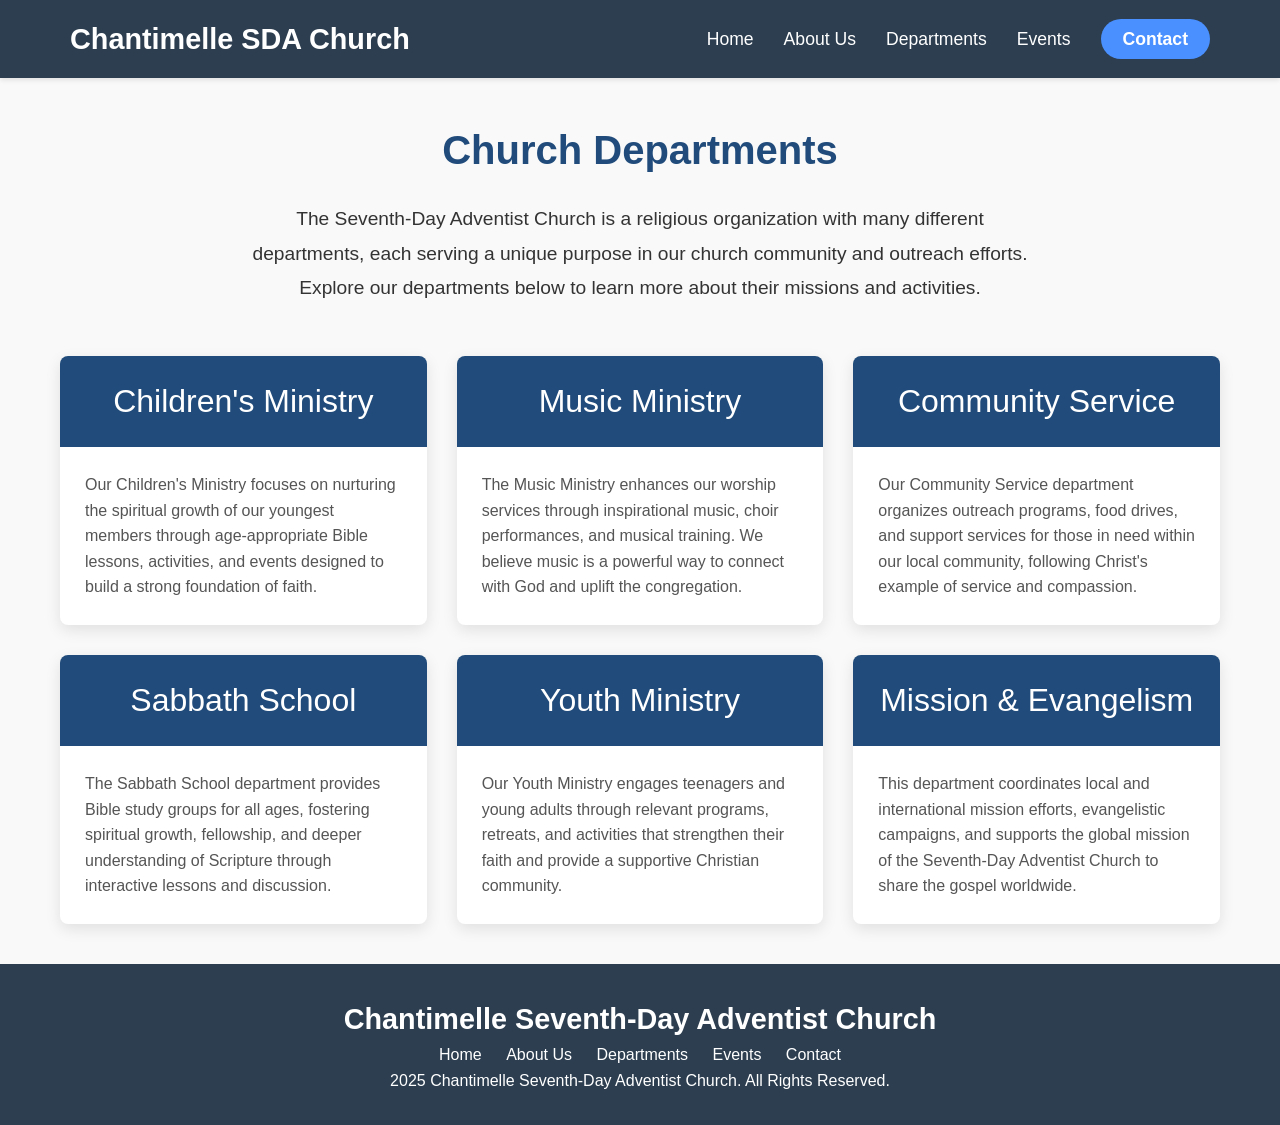
<file: Department.html>
<!DOCTYPE html>
<html lang="en">
<head>
    <meta charset="UTF-8">
    <meta name="viewport" content="width=device-width, initial-scale=1.0">
    <title>Departments - Chantimelle SDA Church</title>
    <link rel="stylesheet" href="style1.css">
    <style>
    
/* ====== GLOBAL RESET ====== */
* {
    margin: 0;
    padding: 0;
    box-sizing: border-box;
}

body {
    font-family: "Helvetica", Arial, sans-serif;
    line-height: 1.6;
    background-color: #f9f9f9;
    color: #333;
}


header {
    background-color: #2c3e50;
    color: white;
    padding: 1rem 0;
    box-shadow: 0 2px 5px rgba(0,0,0,0.1);
    position: sticky;     /* keeps header at top */
    top: 0;
    z-index: 100;
}

.header-content {
    display: flex;
    justify-content: space-between;
    align-items: center;
    padding: 0 70px;
}

.logo {
    font-size: 1.8rem;
    font-weight: bold;
}

nav ul {
    display: flex;
    list-style: none;
    gap: 30px;
}

nav ul li a {
    color: white;
    text-decoration: none;
    font-weight: 500;
    font-size: 1.1rem;
    transition: color 0.3s;
}

nav ul li a:hover,
nav ul li a.active {
    color: #4a90ff;
}

.cta-button {
    background: #4a90ff;
    padding: 10px 22px;
    border-radius: 25px;
    color: white;
    font-weight: 600;
    text-decoration: none;
}

.cta-button:hover {
    opacity: 0.85;
    transition: 0.3s;
}


.departments-container {
    max-width: 1200px;
    margin: 0 auto;
    padding: 40px 20px;
}

.departments-intro {
    text-align: center;
    margin-bottom: 50px;
}

.departments-intro h1 {
    color: #204b7a;
    margin-bottom: 20px;
    font-size: 2.5rem;
}

.departments-intro p {
    max-width: 800px;
    margin: 0 auto;
    font-size: 1.2rem;
    line-height: 1.8;
}

.departments-grid {
    display: grid;
    grid-template-columns: repeat(auto-fill, minmax(300px, 1fr));
    gap: 30px;
    margin-top: 40px;
}

.department-card {
    background: #fff;
    border-radius: 8px;
    overflow: hidden;
    box-shadow: 0 5px 15px rgba(0, 0, 0, 0.1);
    transition: transform 0.3s ease;
}

.department-card:hover {
    transform: translateY(-5px);
}

.department-icon {
    background: #204b7a;
    color: white;
    padding: 20px;
    text-align: center;
    font-size: 2rem;
}

.department-content {
    padding: 25px;
}

.department-content p {
    color: #555;
    line-height: 1.6;
}

/* ====== FOOTER ====== */
footer {
    background-color: #2c3e50;
    color: white;
    padding: 2rem 0;
    text-align: center;
}

.footer-content {
    display: flex;
    flex-direction: column;
    align-items: center;
}

.footer-links a {
    color: white;
    margin: 0 10px;
    text-decoration: none;
}

.footer-links a:hover {
    color: #4a90ff;
}

    </style>
</head>
<body>
    <header>
        <div class="header-content">
            <div class="logo">Chantimelle SDA Church</div>
            <nav>
                <ul>
                    <li><a href="index.html">Home</a></li>
                    <li><a href="aboutus1.html">About Us</a></li>
                    <li><a href="Department.html" class="">Departments</a></li>
                    <li><a href="events.html">Events</a></li>
                    <li><a href="contact.html" class="cta-button">Contact</a></li>
                </ul>
            </nav>
        </div>
    </header>

    <main>
        <div class="departments-container">
            <div class="departments-intro">
                <h1>Church Departments</h1>
                <p>The Seventh-Day Adventist Church is a religious organization with many different departments, each serving a unique purpose in our church community and outreach efforts. Explore our departments below to learn more about their missions and activities.</p>
            </div>
            
            <div class="departments-grid">
                
                <div class="department-card">
                    <div class="department-icon">Children's  Ministry</div>
                    <div class="department-content">
                    
                        <p>Our Children's Ministry focuses on nurturing the spiritual growth of our youngest members through age-appropriate Bible lessons, activities, and events designed to build a strong foundation of faith.</p>
                        
                    </div>
                </div>
                
                
                <div class="department-card">
                    <div class="department-icon">Music Ministry</div>
                    <div class="department-content">
                        <p>The Music Ministry enhances our worship services through inspirational music, choir performances, and musical training. We believe music is a powerful way to connect with God and uplift the congregation.</p>
                    </div>
                </div>
                
                
                <div class="department-card">
                    <div class="department-icon">Community Service</div>
                    <div class="department-content">
                        <p>Our Community Service department organizes outreach programs, food drives, and support services for those in need within our local community, following Christ's example of service and compassion.</p>
                    </div>
                </div>
                
                
                <div class="department-card">
                    <div class="department-icon">Sabbath School</div>
                    <div class="department-content">
                        <p>The Sabbath School department provides Bible study groups for all ages, fostering spiritual growth, fellowship, and deeper understanding of Scripture through interactive lessons and discussion.</p>
                    </div>
                </div>
                
                
                <div class="department-card">
                    <div class="department-icon">Youth Ministry</div>
                    <div class="department-content">
                        <p>Our Youth Ministry engages teenagers and young adults through relevant programs, retreats, and activities that strengthen their faith and provide a supportive Christian community.</p>
                    </div>
                </div>
                
                
                <div class="department-card">
                    <div class="department-icon">Mission & Evangelism</div>
                    <div class="department-content">
                        <p>This department coordinates local and international mission efforts, evangelistic campaigns, and supports the global mission of the Seventh-Day Adventist Church to share the gospel worldwide.</p>
                    </div>
                </div>
            </div>
        </div>
    </main>

    <footer>
        <div class="container footer-content">
            <div class="logo">Chantimelle Seventh-Day Adventist Church</div>
            <div class="footer-links">
                <a href="index.html">Home</a>
                <a href="aboutus1.html">About Us</a>
                <a href="Department.html">Departments</a>
                <a href="events.html">Events</a>
                <a href="contact.html">Contact</a>
            </div>
            <p> 2025 Chantimelle Seventh-Day Adventist Church. All Rights Reserved.</p>
        </div>
    </footer>
</body>
</html>
</file>
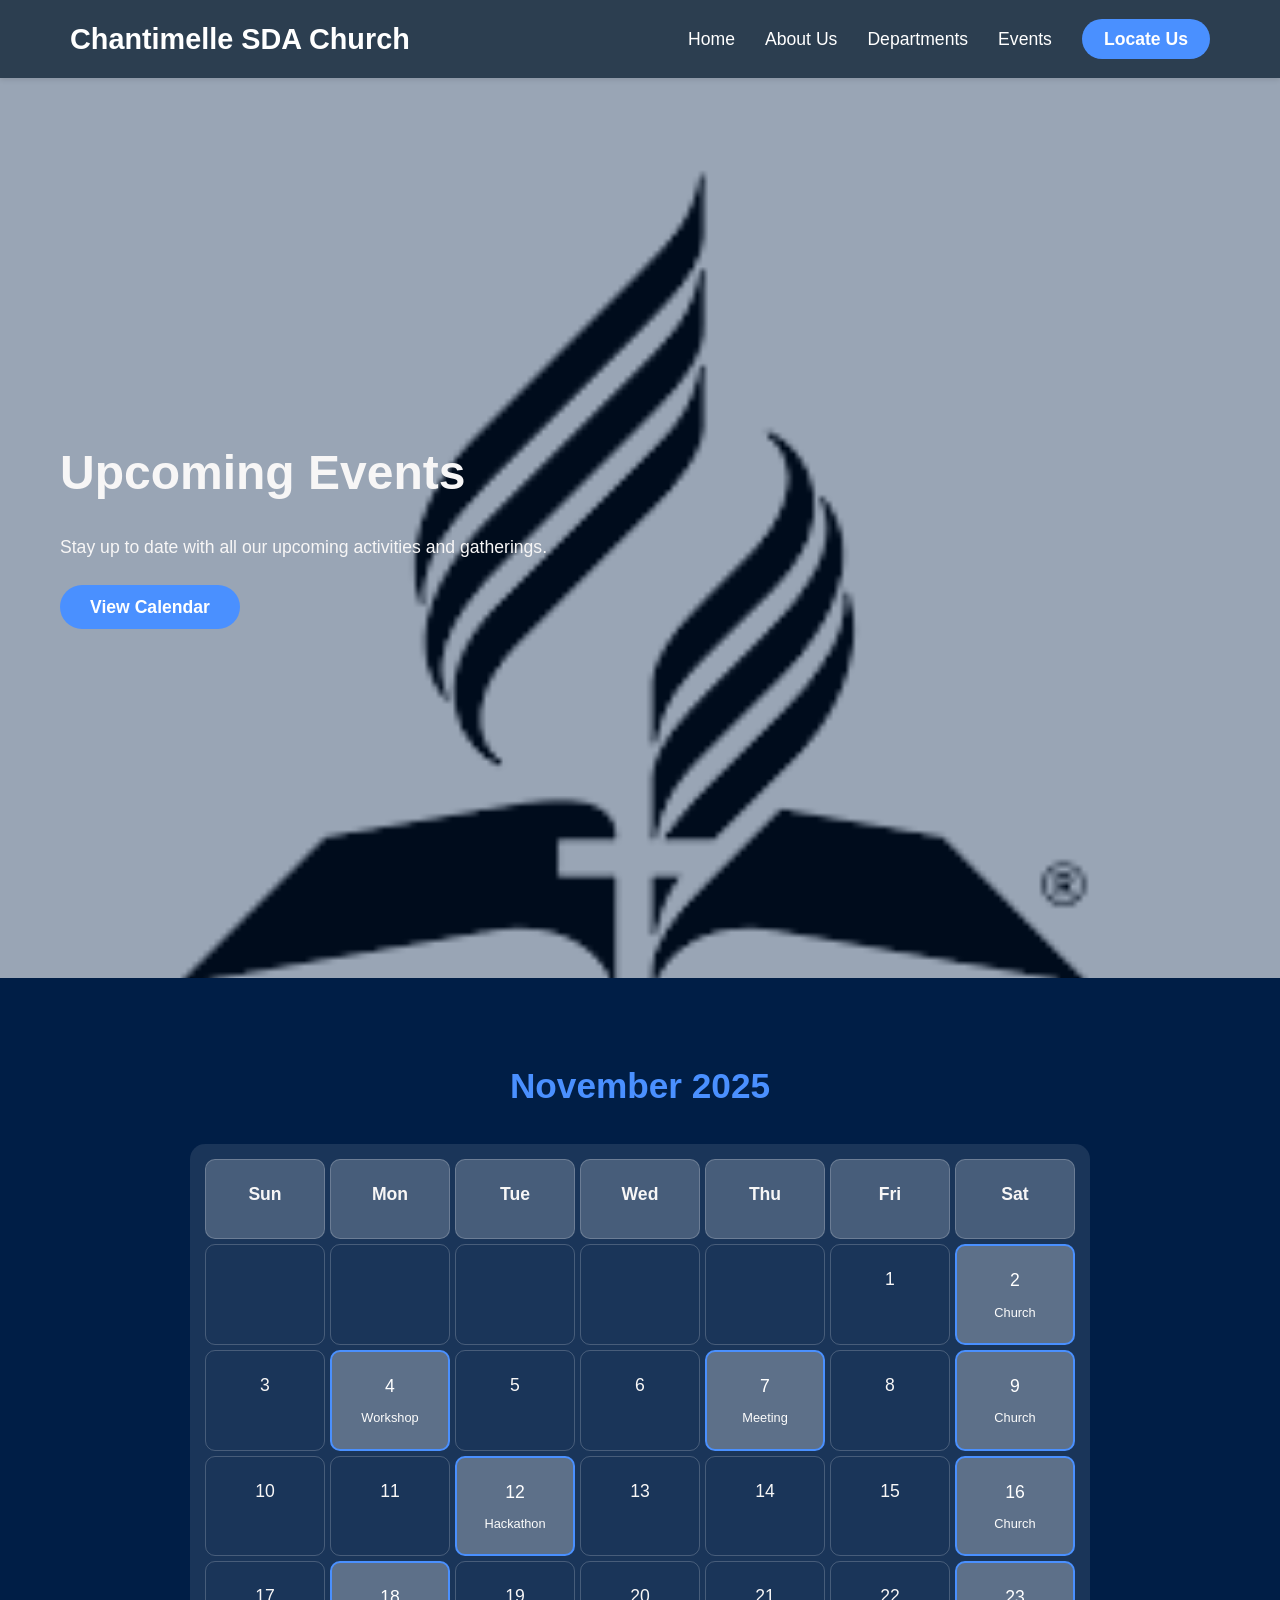
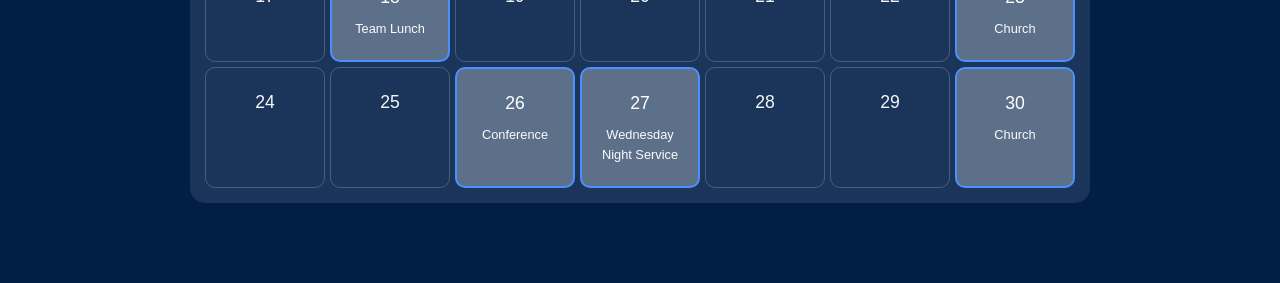
<file: events.html>
<!DOCTYPE html>
<html lang="en">
<head>
    <meta charset="UTF-8">
    <meta name="viewport" content="width=device-width, initial-scale=1.0">
    <title>Event Calendar</title>
    <link rel="stylesheet" href="style1.css"> 
    <header>
        <div class="header-content">
            <div class="logo">Chantimelle SDA Church</div>
            <nav>
                <ul>
                    <li><a href="index.html">Home</a></li>
                    <li><a href="aboutus1.html">About Us</a></li>
                    <li><a href="Department.html">Departments</a></li>
                    <li><a href="events.html">Events</a></li>
                    <li><a href="location.html" class="cta-button">Locate Us</a></li>
                </ul>
            </nav>
        </div>
    </header>

   
    <style>
        
        * {
            margin: 0;
            padding: 0;
            box-sizing: border-box;
        }

        body {
            font-family: "Helvetica", Arial, sans-serif;
            line-height: 1.6;
            background-color: #f9f9f9;
            color: #f7f6f6;
        }

        
        header {
            background-color: #2c3e50;
            color: white;
            padding: 1rem 0;
            box-shadow: 0 2px 5px rgba(0,0,0,0.1);
            position: sticky;
            top: 0;
            z-index: 100;
        }

        .header-content {
            display: flex;
            justify-content: space-between;
            align-items: center;
            padding: 0 70px;
        }

        .logo {
            font-size: 1.8rem;
            font-weight: bold;
        }

        nav ul {
            display: flex;
            list-style: none;
            gap: 30px;
        }

        nav ul li a {
            color: white;
            text-decoration: none;
            font-weight: 500;
            font-size: 1.1rem;
            transition: color 0.3s;
        }

        nav ul li a:hover,
        nav ul li a.active {
            color: #4a90ff;
        }

        .cta-button {
            background: #4a90ff;
            padding: 10px 22px;
            border-radius: 25px;
            color: white;
            font-weight: 600;
            text-decoration: none;
        }

        .cta-button:hover {
            opacity: 0.85;
            transition: 0.3s;
        }

       
        .calendar-section {
            background-color: #001e46;
            text-align: center;
            padding: 80px 0;
        }

        .calendar-section h2 {
            font-size: 2.2rem;
            margin-bottom: 30px;
            color: #4a90ff;
        }

        .calendar {
            display: grid;
            grid-template-columns: repeat(7, 1fr);
            gap: 5px;
            max-width: 900px;
            margin: 0 auto;
            background: rgba(255, 255, 255, 0.1);
            border-radius: 15px;
            padding: 15px;
        }

        .day {
            border: 1px solid rgba(255, 255, 255, 0.2);
            padding: 20px 10px;
            min-height: 80px;
            font-size: 1.1rem;
            position: relative;
            border-radius: 10px;
        }

        .day.header {
            background-color: rgba(255, 255, 255, 0.2);
            font-weight: bold;
        }

        .day.event {
            background-color: rgba(249, 249, 249, 0.3);
            border: 2px solid #4a90ff;
            color: #fff;
        }

        .day.event span {
            display: block;
            font-size: 0.8rem;
            margin-top: 8px;
            color: #fcfcfc;
        }
    </style>
</head>
   
</style>
</head>
<body>

    

    
    <section class="hero">
        <div class="hero-overlay"></div>
        <div class="hero-content">
            <h1>Upcoming Events</h1>
            <p>Stay up to date with all our upcoming activities and gatherings.</p>
            <a href="#calendar" class="primary-btn">View Calendar</a>
        </div>
    </section>

   
    <section id="calendar" class="calendar-section">
        <h2>November 2025</h2>
        <div class="calendar">
            <div class="day header">Sun</div>
            <div class="day header">Mon</div>
            <div class="day header">Tue</div>
            <div class="day header">Wed</div>
            <div class="day header">Thu</div>
            <div class="day header">Fri</div>
            <div class="day header">Sat</div>

          
            <div class="day"></div><div class="day"></div><div class="day"></div><div class="day"></div><div class="day"></div><div class="day">1</div><div class="day event">2 <span>Church</span></div>
            <div class="day">3</div><div class="day event">4 <span>Workshop</span></div><div class="day">5</div><div class="day">6</div><div class="day event">7 <span>Meeting</span></div><div class="day">8</div><div class="day event">9<span>Church</span></div>
            <div class="day">10</div><div class="day">11</div><div class="day event">12 <span>Hackathon</span></div><div class="day">13</div><div class="day">14</div><div class="day">15</div><div class="day event">16<span>Church</span></div>
            <div class="day">17</div><div class="day event">18 <span>Team Lunch</span></div><div class="day">19</div><div class="day">20</div><div class="day">21</div><div class="day">22</div><div class="day event">23<span>Church</span></div>
            <div class="day">24</div><div class="day">25</div><div class="day event">26 <span>Conference</span></div><div class="day event">27<span>Wednesday Night Service</span></div><div class="day">28</div><div class="day">29</div><div class="day event">30<span>Church</span></div>
        </div>
    </section>

</body>
</html>
</file>
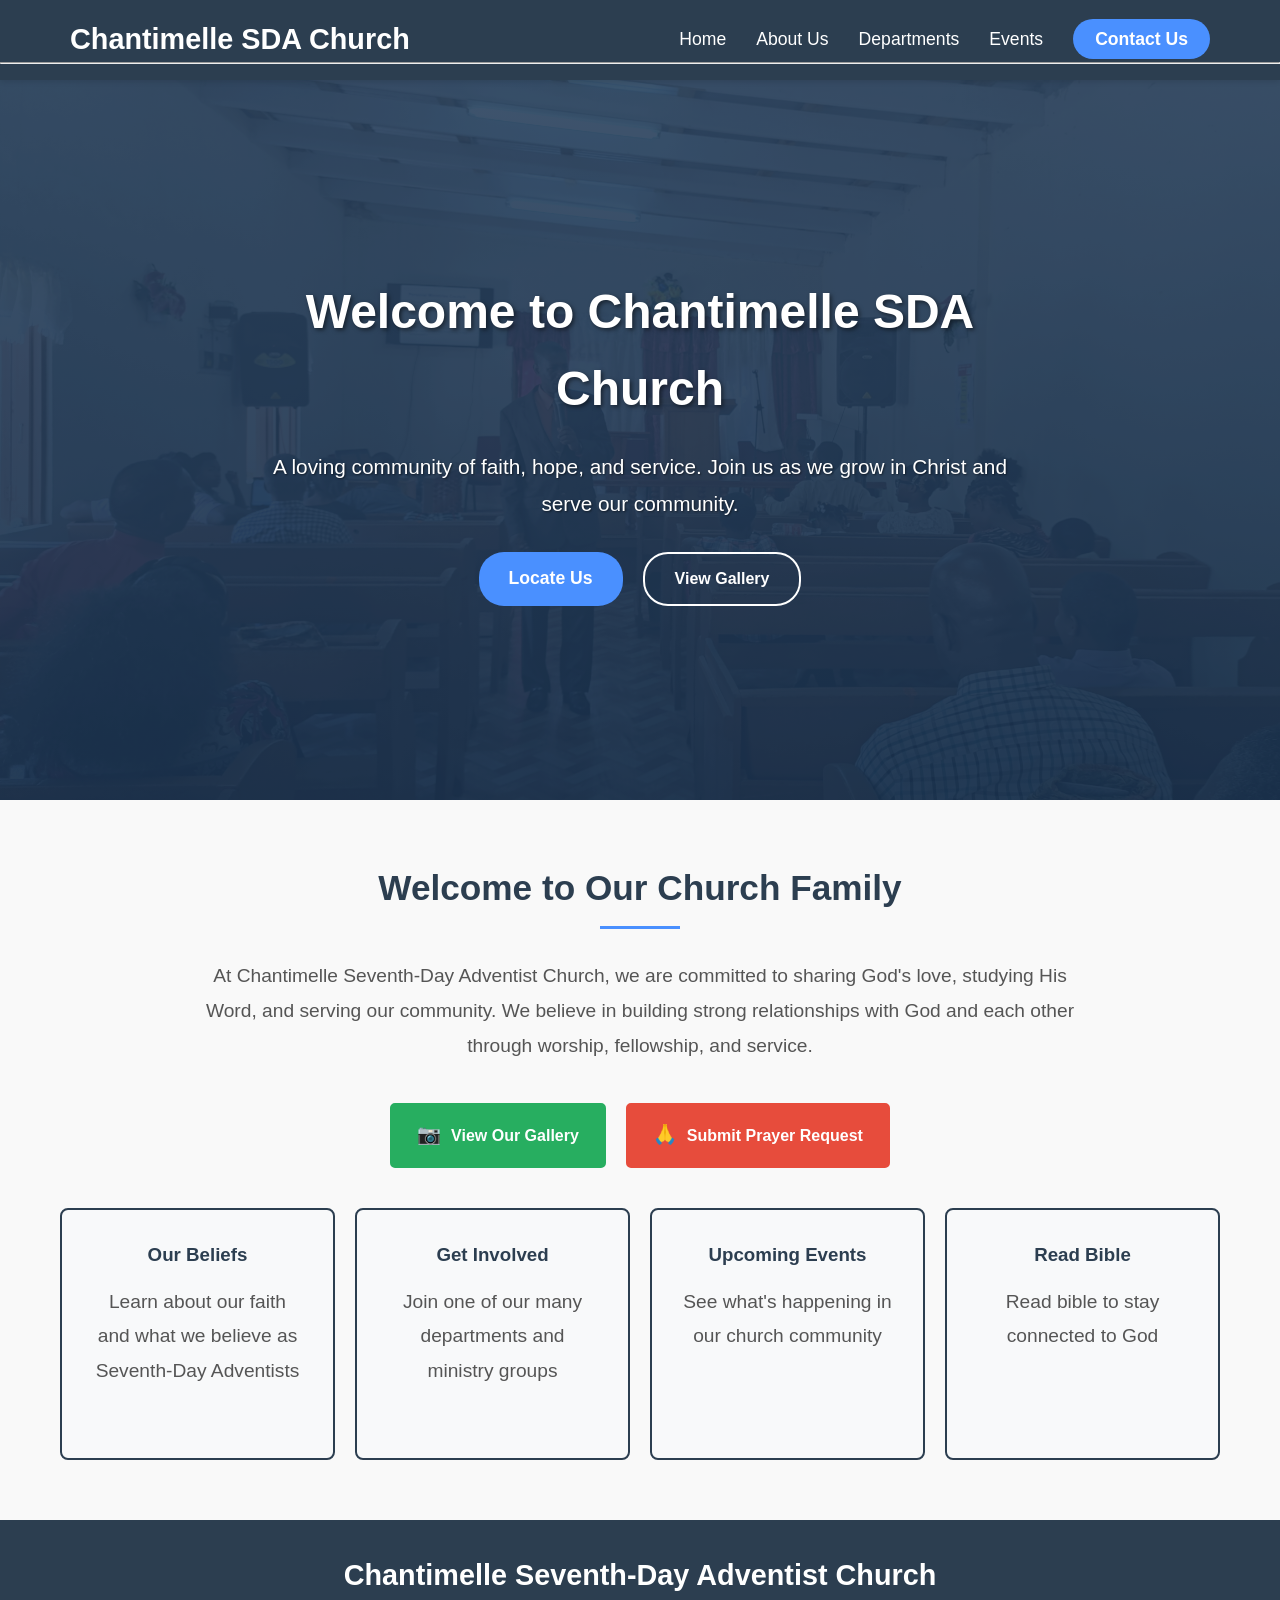
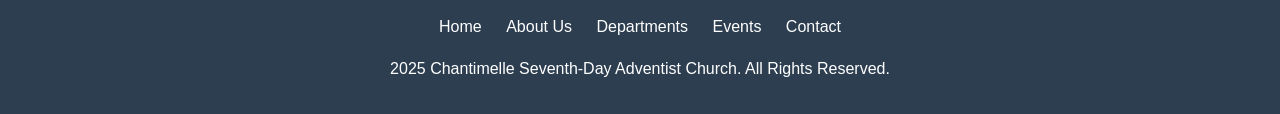
<file: index1.html>
<!DOCTYPE html>
<html lang="en">
<head>
    <meta charset="UTF-8">
    <meta name="viewport" content="width=device-width, initial-scale=1.0">
    <title>Home - Chantimelle SDA Church</title>
    <style>
        :root {
            --primary: #2c3e50;
            --secondary: #4a90ff;
            --accent: #e74c3c;
            --light: #f9f9f9;
            --dark: #333;
            --gray: #95a5a6;
        }
        
        * {
            margin: 0;
            padding: 0;
            box-sizing: border-box;
        }
        
        body {
            font-family: "Helvetica", Arial, sans-serif;
            line-height: 1.6;
            color: var(--dark);
            background-color: var(--light);
        }
        
        .container {
            max-width: 1200px;
            margin: 0 auto;
            padding: 0 20px;
        }
        
        .section-padding {
            padding: 5rem 0;
        }
        
        /* ====== FIXED NAVIGATION (MATCHING HOME PAGE) ====== */
header {
    background-color: #2c3e50;
    color: white;
    padding: 1rem 0;
    box-shadow: 0 2px 5px rgba(0,0,0,0.1);
    position: sticky;
    top: 0;
    z-index: 100;
}

.header-content {
    display: flex;
    justify-content: space-between;
    align-items: center;
    padding: 0 70px;
}

.logo {
    font-size: 1.8rem;
    font-weight: bold;
}

nav ul {
    display: flex;
    list-style: none;
    gap: 30px;
}

nav ul li a {
    color: white;
    text-decoration: none;
    font-weight: 500;
    font-size: 1.1rem;
    transition: color 0.3s;
}

nav ul li a:hover,
nav ul li a.active {
    color: #4a90ff;
}

.cta-button {
    background: #4a90ff;
    padding: 10px 22px;
    border-radius: 25px;
    color: white;
    font-weight: 600;
    text-decoration: none;
}

.cta-button:hover {
    opacity: 0.85;
    transition: 0.3s;
}

        
        /* Hero Section */
        .hero-section {
            height: 80vh;
            background: linear-gradient(rgba(78, 96, 114, 0.85), rgba(44, 62, 80, 0.9)), url('42.jpg') no-repeat center center/cover;
            display: flex;
            align-items: center;
            justify-content: center;
            position: relative;
        }
        
        .hero-overlay {
            position: absolute;
            top: 0;
            left: 0;
            width: 100%;
            height: 100%;
            background: rgba(0, 30, 70, 0.4);
            display: flex;
            align-items: center;
            justify-content: center;
        }
        
        .hero-content {
            text-align: center;
            color: white;
            max-width: 800px;
            padding: 20px;
            z-index: 1;
        }
        
        .hero-content h1 {
            font-size: 3rem;
            font-weight: 700;
            margin-bottom: 20px;
            text-shadow: 2px 2px 4px rgba(0, 0, 0, 0.5);
        }
        
        .hero-content p {
            font-size: 1.3rem;
            margin-bottom: 30px;
            line-height: 1.8;
            text-shadow: 1px 1px 2px rgba(0, 0, 0, 0.5);
        }
        
        .hero-buttons {
            display: flex;
            justify-content: center;
            gap: 20px;
            flex-wrap: wrap;
        }
        
        .primary-btn {
            background: var(--secondary);
            padding: 12px 30px;
            border-radius: 25px;
            font-size: 1.1rem;
            font-weight: 600;
            color: white;
            text-decoration: none;
            display: inline-block;
        }
        
        .primary-btn:hover {
            opacity: 0.85;
            transition: 0.3s;
        }
        
        .secondary-button {
            display: inline-block;
            background: transparent;
            color: white;
            padding: 12px 30px;
            text-decoration: none;
            border-radius: 25px;
            font-weight: 600;
            transition: all 0.3s ease;
            border: 2px solid white;
        }
        
        .secondary-button:hover {
            background: white;
            color: var(--primary);
        }
        
        /* Welcome Section */
        .welcome-section {
            max-width: 1200px;
            margin: 0 auto;
            padding: 60px 20px;
            text-align: center;
        }
        
        .section-title {
            text-align: center;
            margin-bottom: 3rem;
            color: var(--primary);
            position: relative;
        }
        
        .section-title:after {
            content: '';
            display: block;
            width: 80px;
            height: 3px;
            background: var(--secondary);
            margin: 10px auto;
        }
        
        .welcome-section h2 {
            color: var(--primary);
            margin-bottom: 30px;
            font-size: 2.2rem;
        }
        
        .welcome-section p {
            font-size: 1.2rem;
            line-height: 1.8;
            max-width: 900px;
            margin: 0 auto 40px;
            color: #555;
        }
        
        /* Action Buttons */
        .action-buttons {
            display: flex;
            justify-content: center;
            gap: 20px;
            margin: 40px 0;
            flex-wrap: wrap;
        }
        
        .action-button {
            display: inline-flex;
            align-items: center;
            gap: 10px;
            background: var(--primary);
            color: white;
            padding: 15px 25px;
            text-decoration: none;
            border-radius: 5px;
            font-weight: bold;
            transition: all 0.3s ease;
            border: 2px solid var(--primary);
        }
        
        .action-button:hover {
            background: white;
            color: var(--primary);
            transform: translateY(-2px);
        }
        
        .action-button.gallery {
            background: #27ae60;
            border-color: #27ae60;
        }
        
        .action-button.gallery:hover {
            background: white;
            color: #27ae60;
        }
        
        .action-button.prayer {
            background: #e74c3c;
            border-color: #e74c3c;
        }
        
        .action-button.prayer:hover {
            background: white;
            color: #e74c3c;
        }
        
        .button-icon {
            font-size: 1.2rem;
        }
        
        /* Quick Links */
        .quick-links {
            display: grid;
            grid-template-columns: repeat(auto-fit, minmax(250px, 1fr));
            gap: 20px;
            margin-top: 40px;
        }
        
        .quick-link-card {
            background: #f8f9fa;
            padding: 30px;
            border-radius: 8px;
            text-decoration: none;
            color: #333;
            transition: transform 0.3s ease, box-shadow 0.3s ease;
            border: 2px solid var(--primary);
        }
        
        .quick-link-card:hover {
            transform: translateY(-5px);
            box-shadow: 0 10px 20px rgba(0, 0, 0, 0.1);
        }
        
        .quick-link-card h3 {
            color: var(--primary);
            margin-bottom: 15px;
        }
        
        /* Footer */
        footer {
            background-color: var(--primary);
            color: white;
            padding: 2rem 0;
            text-align: center;
        }
        
        .footer-content {
            display: flex;
            flex-direction: column;
            align-items: center;
        }
        
        .footer-links {
            margin: 1rem 0;
        }
        
        .footer-links a {
            color: white;
            margin: 0 10px;
            text-decoration: none;
        }
        
        .footer-links a:hover {
            color: var(--secondary);
        }
        
        @media (max-width: 768px) {
            .header-content {
                flex-direction: column;
                text-align: center;
                padding: 20px;
            }
            
            nav ul {
                margin-top: 1rem;
                justify-content: center;
                flex-wrap: wrap;
            }
            
            .hero-content h1 {
                font-size: 2.2rem;
            }
            
            .hero-content p {
                font-size: 1.1rem;
            }
            
            .hero-buttons {
                flex-direction: column;
                align-items: center;
            }
            
            .primary-btn, .secondary-button {
                display: block;
                margin: 10px auto;
                max-width: 250px;
            }
            
            .action-buttons {
                flex-direction: column;
                align-items: center;
            }
            
            .action-button {
                width: 100%;
                max-width: 300px;
                justify-content: center;
            }
        }
    </style>
</head>
<body>
        <header>
    <div class="header-content">
        <div class="logo">Chantimelle SDA Church</div>

        <nav>
            <ul>
                <li><a href="index.html">Home</a></li>
                <li><a href="aboutus1.html">About Us</a></li>
                <li><a href="Department.html">Departments</a></li>
                <li><a href="events.html">Events</a></li>
                <li><a href="contact.html" class="cta-button">Contact Us</a></li>
            </ul>
        </nav>
    </div>

    
    <hr>
</header>


    <main>
        <section class="hero-section">
            <div class="hero-overlay">
                <div class="hero-content">
                    <h1>Welcome to Chantimelle SDA Church</h1>
                    <p>A loving community of faith, hope, and service. Join us as we grow in Christ and serve our community.</p>
                    <div class="hero-buttons">
                        <a href="location.html" class="primary-btn">Locate Us</a>
                        <a href="gallery1.html" class="secondary-button">View Gallery</a>
                    </div>
                </div>
            </div>
        </section>

        <!-- Welcome Section -->
        <section class="welcome-section">
            <h2 class="section-title">Welcome to Our Church Family</h2>
            <p>At Chantimelle Seventh-Day Adventist Church, we are committed to sharing God's love, studying His Word, and serving our community. We believe in building strong relationships with God and each other through worship, fellowship, and service.</p>
            
            <!-- Action Buttons for Gallery and Prayer Request -->
            <div class="action-buttons">
                <a href="gallery1.html" class="action-button gallery">
                    <span class="button-icon">📷</span>
                    <span>View Our Gallery</span>
                </a>
                <a href="prayerrequestform.html" class="action-button prayer">
                    <span class="button-icon">🙏</span>
                    <span>Submit Prayer Request</span>
                </a>
            </div>
            
            <div class="quick-links">
                <a href="belieftest.html" class="quick-link-card">
                    <h3>Our Beliefs</h3>
                    <p>Learn about our faith and what we believe as Seventh-Day Adventists</p>
                </a>
                
                <a href="Department.html" class="quick-link-card">
                    <h3>Get Involved</h3>
                    <p>Join one of our many departments and ministry groups</p>
                </a>
                
                <a href="events.html" class="quick-link-card">
                    <h3>Upcoming Events</h3>
                    <p>See what's happening in our church community</p>
                </a>
                
                <a href="biblelinked1.html" class="quick-link-card">
                    <h3>Read Bible</h3>
                    <p>Read bible to stay connected to God</p>
                </a>
            </div>
        </section>
    </main>

    <footer>
        <div class="container footer-content">
            <div class="logo">Chantimelle Seventh-Day Adventist Church</div>
            <div class="footer-links">
                <a href="index.html">Home</a>
                <a href="aboutus1.html">About Us</a>
                <a href="Department.html">Departments</a>
                <a href="events.html">Events</a>
                <a href="contact.html">Contact</a>
            </div>
            <p> 2025 Chantimelle Seventh-Day Adventist Church. All Rights Reserved.</p>
        </div>
    </footer>
</body>
</html>
</file>
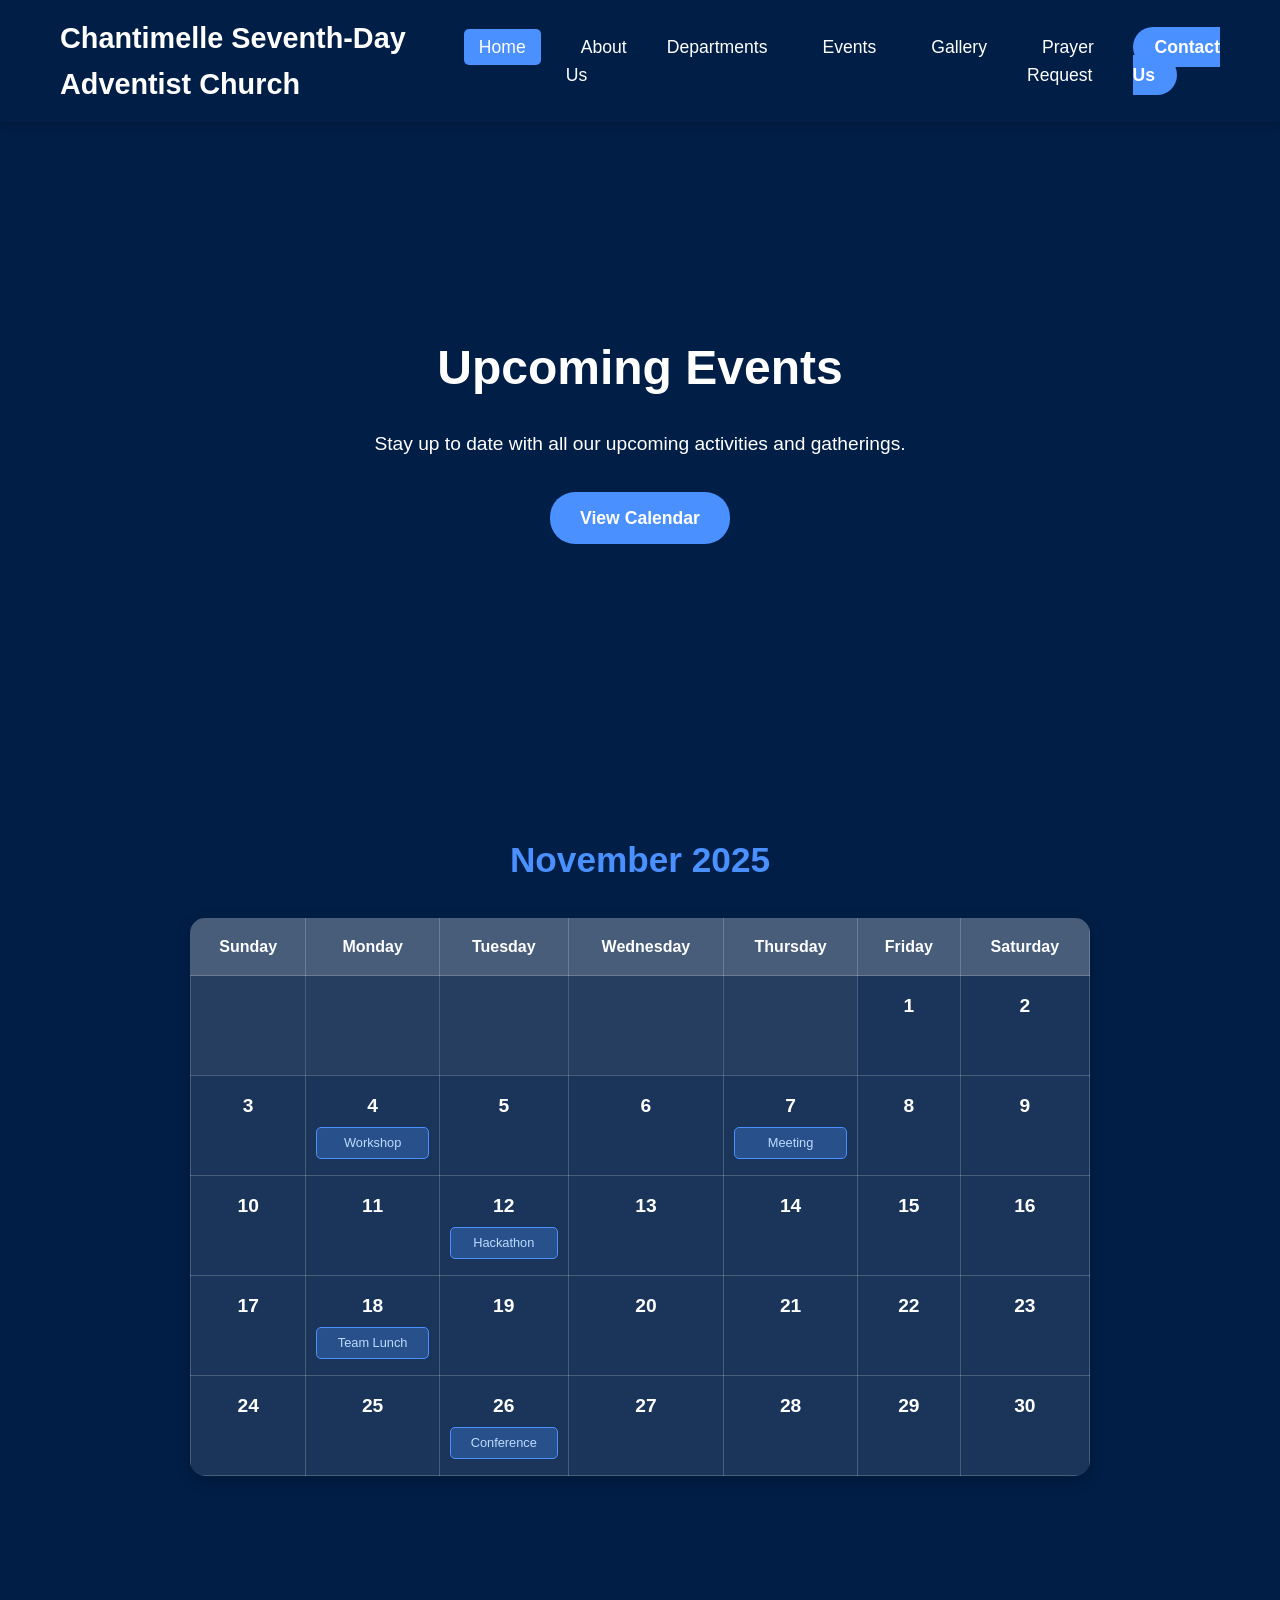
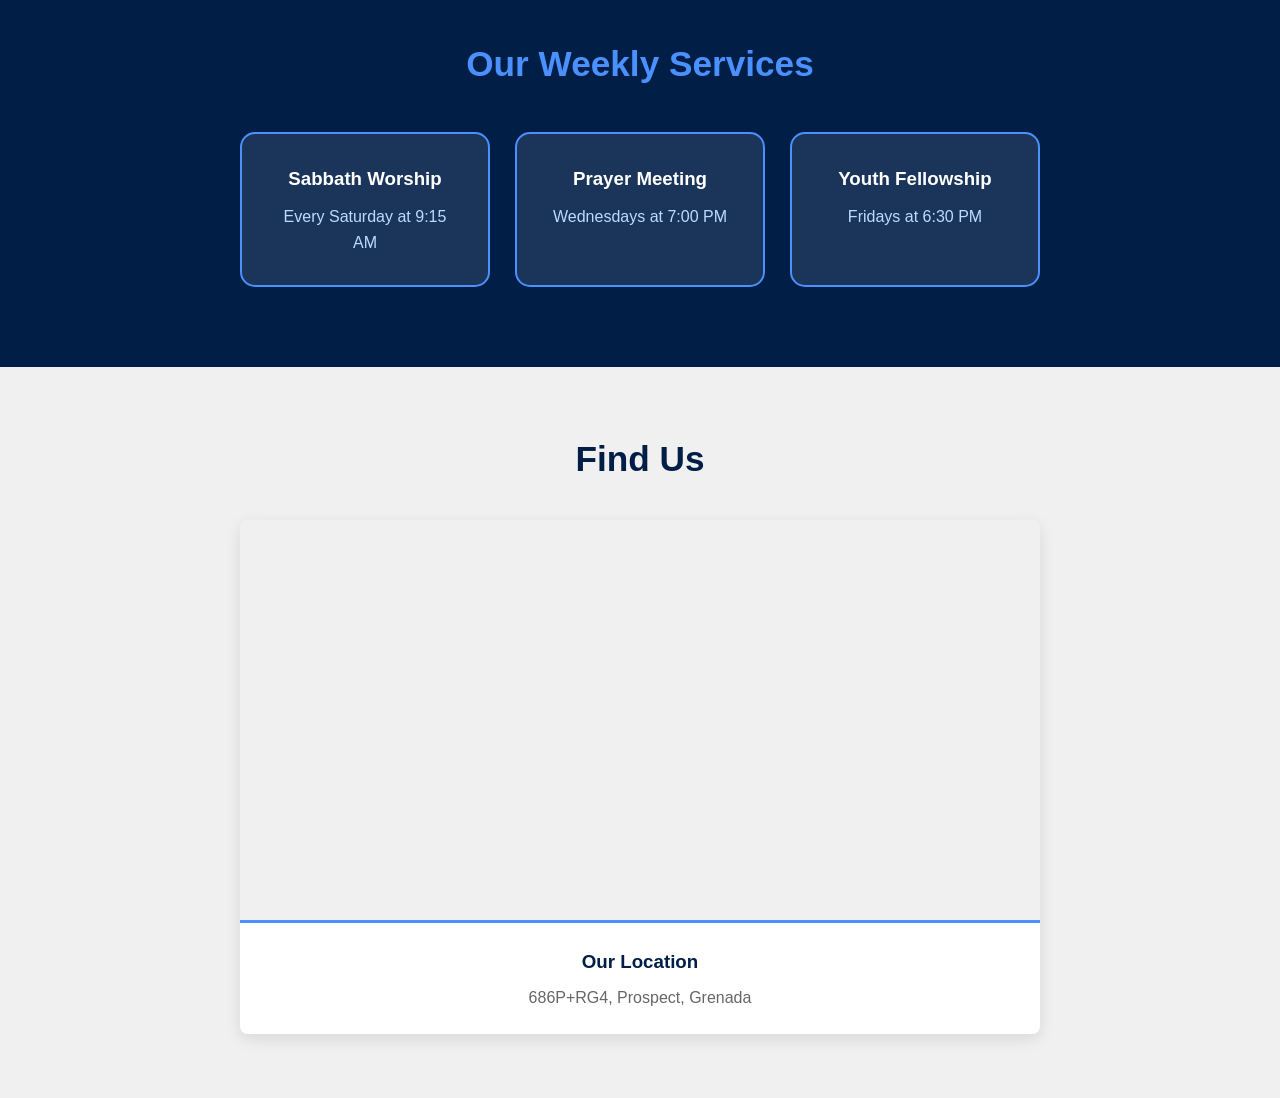
<file: location.html>
<!DOCTYPE html>
<html lang="en">
<head>
    <meta charset="UTF-8">
    <meta name="viewport" content="width=device-width, initial-scale=1.0">
    <title>Chantimelle SDA Church - Events</title>
    <style>
        /* ====== GLOBAL RESET ====== */
        * {
            margin: 0;
            padding: 0;
            box-sizing: border-box;
        }
        
        body {
            font-family: "Helvetica", Arial, sans-serif;
            line-height: 1.6;
            color: #fff;
            background-color: #001e46;
        }

        /* ====== HEADER & NAVIGATION ====== */
        header {
            background-color: #001e46;
            padding: 15px 0;
            position: sticky;
            top: 0;
            z-index: 1000;
            box-shadow: 0 2px 10px rgba(0, 0, 0, 0.2);
        }

        .header-content {
            max-width: 1200px;
            margin: 0 auto;
            display: flex;
            justify-content: space-between;
            align-items: center;
            padding: 0 20px;
        }

        .logo {
            font-size: 1.8rem;
            font-weight: 700;
            color: #fff;
        }

        nav ul {
            list-style: none;
            display: flex;
            gap: 25px;
        }

        nav a {
            color: white;
            text-decoration: none;
            font-weight: 500;
            font-size: 1.1rem;
            padding: 8px 15px;
            border-radius: 5px;
            transition: all 0.3s ease;
        }

        nav a:hover {
            background-color: rgba(255, 255, 255, 0.1);
        }

        nav a.active {
            background-color: #4a90ff;
        }

        .cta-button {
            background: #4a90ff;
            padding: 10px 22px;
            border-radius: 25px;
            color: white;
            font-weight: 600;
            text-decoration: none;
        }

        .cta-button:hover {
            opacity: 0.85;
            transition: 0.3s;
        }

        /* ====== HERO SECTION ====== */
        .hero {
            height: 70vh;
            background: linear-gradient(rgba(0, 30, 70, 0.7), rgba(0, 30, 70, 0.9)), url('https://images.unsplash.com/photo-1519167758481-83f550bb49b3?ixlib=rb-4.0.3&ixid=M3wxMjA3fDB8MHxwaG90by1wYWdlfHx8fGVufDB8fHx8fA%3D%3D&auto=format&fit=crop&w=1790&q=80');
            background-size: cover;
            background-position: center;
            position: relative;
            display: flex;
            align-items: center;
            justify-content: center;
            text-align: center;
            padding: 0 20px;
        }

        .hero-content {
            position: relative;
            max-width: 800px;
        }

        .hero h1 {
            font-size: 3rem;
            font-weight: 700;
            margin-bottom: 20px;
        }

        .hero p {
            font-size: 1.2rem;
            margin-bottom: 30px;
            line-height: 1.8;
        }

        /* ====== BUTTONS ====== */
        .primary-btn {
            background: #4a90ff;
            padding: 12px 30px;
            border-radius: 25px;
            font-size: 1.1rem;
            font-weight: 600;
            color: white;
            text-decoration: none;
            display: inline-block;
            transition: all 0.3s ease;
        }

        .primary-btn:hover {
            opacity: 0.85;
            transform: translateY(-2px);
            box-shadow: 0 5px 15px rgba(74, 144, 255, 0.4);
        }

        /* ====== CALENDAR SECTION ====== */
        .calendar-section {
            background-color: #001e46;
            text-align: center;
            padding: 80px 20px;
        }

        .calendar-section h2 {
            font-size: 2.2rem;
            margin-bottom: 30px;
            color: #4a90ff;
        }

        /* Table-based calendar */
        .calendar-table {
            width: 100%;
            max-width: 900px;
            margin: 0 auto;
            border-collapse: collapse;
            background: rgba(255, 255, 255, 0.1);
            border-radius: 15px;
            overflow: hidden;
            box-shadow: 0 5px 15px rgba(0, 0, 0, 0.2);
        }

        .calendar-table th, 
        .calendar-table td {
            border: 1px solid rgba(255, 255, 255, 0.2);
            padding: 15px 10px;
            text-align: center;
            vertical-align: top;
            min-height: 80px;
        }

        .calendar-table th {
            background-color: rgba(255, 255, 255, 0.2);
            font-weight: bold;
            padding: 15px;
        }

        .calendar-table td {
            height: 100px;
            position: relative;
            transition: all 0.3s ease;
        }

        .calendar-table td:hover {
            background-color: rgba(255, 255, 255, 0.05);
        }

        .day-number {
            font-size: 1.2rem;
            font-weight: bold;
            margin-bottom: 5px;
        }

        .event {
            background-color: rgba(74, 144, 255, 0.3);
            border: 1px solid #4a90ff;
            border-radius: 5px;
            padding: 5px;
            margin-top: 5px;
            font-size: 0.8rem;
            color: #bcdcff;
        }

        .empty {
            background-color: rgba(255, 255, 255, 0.05);
        }

        /* ====== SERVICES SECTION ====== */
        .service-section {
            background-color: #001e46;
            padding: 80px 20px;
            text-align: center;
        }

        .service-section h2 {
            color: #4a90ff;
            font-size: 2.2rem;
            margin-bottom: 20px;
        }

        /* Services */
        .services {
            display: flex;
            justify-content: center;
            flex-wrap: wrap;
            gap: 25px;
            margin-top: 40px;
        }

        .service-card {
            background: rgba(255, 255, 255, 0.1);
            border: 2px solid #4a90ff;
            border-radius: 15px;
            padding: 30px;
            width: 250px;
            transition: all 0.3s ease;
        }

        .service-card:hover {
            transform: translateY(-5px);
            box-shadow: 0 10px 20px rgba(74, 144, 255, 0.3);
        }

        .service-card h3 {
            color: #fff;
            margin-bottom: 10px;
        }

        .service-card p {
            color: #bcdcff;
        }

        /* ====== MAP SECTION ====== */
        .map-section {
            padding: 4rem 0;
            background-color: #f0f0f0;
            color: #333;
        }

        .map-container {
            max-width: 800px;
            margin: 0 auto;
            border-radius: 8px;
            overflow: hidden;
            box-shadow: 0 5px 15px rgba(0,0,0,0.1);
        }

        #church-map {
            width: 100%;
            height: 400px;
        }

        .address-box {
            background: white;
            padding: 1.5rem;
            text-align: center;
            border-top: 3px solid #4a90ff;
        }

        .address-box h3 {
            margin-bottom: 0.5rem;
            color: #001e46;
        }

        .address-box p {
            color: #666;
        }

        .section-title {
            text-align: center;
            margin-bottom: 2rem;
            color: #001e46;
            font-size: 2.2rem;
        }

        /* ====== RESPONSIVE DESIGN ====== */
        @media (max-width: 768px) {
            .header-content {
                flex-direction: column;
                gap: 15px;
            }
            
            nav ul {
                flex-wrap: wrap;
                justify-content: center;
                gap: 10px;
            }
            
            .hero h1 {
                font-size: 2.2rem;
            }
            
            
            
            
            .services {
                flex-direction: column;
                align-items: center;
            }
        }
        
        @media (max-width: 480px) {
            .calendar-table th, 
            .calendar-table td {
                padding: 5px 2px;
                height: 60px;
            }
            
            .day-number {
                font-size: 0.9rem;
            }
            
            .event {
                font-size: 0.6rem;
            }
        }
    </style>
</head>
<body>
    <!-- ====== HEADER ====== -->
    <header>
        <div class="header-content">
            <div class="logo">Chantimelle Seventh-Day Adventist Church</div>
            <nav>
                <ul>
                    <li><a href="index.html" class="active">Home</a></li>
                    <li><a href="aboutus1.html">About Us</a></li>
                    <li><a href="Department.html">Departments</a></li>
                    <li><a href="events.html">Events</a></li>
                    <li><a href="gallery1.html">Gallery</a></li>
                    <li><a href="prayerrequestform.html">Prayer Request</a></li>
                    <li><a href="contact.html" class="cta-button">Contact Us</a></li>
                </ul>
            </nav>
        </div>
    </header>

    <!-- ====== HERO SECTION ====== -->
    <section class="hero">
        <div class="hero-content">
            <h1>Upcoming Events</h1>
            <p>Stay up to date with all our upcoming activities and gatherings.</p>
            <a href="#calendar" class="primary-btn">View Calendar</a>
        </div>
    </section>

    <!-- ====== CALENDAR SECTION ====== -->
    <section id="calendar" class="calendar-section">
        <h2>November 2025</h2>
        <table class="calendar-table">
            <thead>
                <tr>
                    <th>Sunday</th>
                    <th>Monday</th>
                    <th>Tuesday</th>
                    <th>Wednesday</th>
                    <th>Thursday</th>
                    <th>Friday</th>
                    <th>Saturday</th>
                </tr>
            </thead>
            <tbody>
                <tr>
                    <td class="empty"></td>
                    <td class="empty"></td>
                    <td class="empty"></td>
                    <td class="empty"></td>
                    <td class="empty"></td>
                    <td>
                        <div class="day-number">1</div>
                    </td>
                    <td>
                        <div class="day-number">2</div>
                    </td>
                </tr>
                <tr>
                    <td>
                        <div class="day-number">3</div>
                    </td>
                    <td>
                        <div class="day-number">4</div>
                        <div class="event">Workshop</div>
                    </td>
                    <td>
                        <div class="day-number">5</div>
                    </td>
                    <td>
                        <div class="day-number">6</div>
                    </td>
                    <td>
                        <div class="day-number">7</div>
                        <div class="event">Meeting</div>
                    </td>
                    <td>
                        <div class="day-number">8</div>
                    </td>
                    <td>
                        <div class="day-number">9</div>
                    </td>
                </tr>
                <tr>
                    <td>
                        <div class="day-number">10</div>
                    </td>
                    <td>
                        <div class="day-number">11</div>
                    </td>
                    <td>
                        <div class="day-number">12</div>
                        <div class="event">Hackathon</div>
                    </td>
                    <td>
                        <div class="day-number">13</div>
                    </td>
                    <td>
                        <div class="day-number">14</div>
                    </td>
                    <td>
                        <div class="day-number">15</div>
                    </td>
                    <td>
                        <div class="day-number">16</div>
                    </td>
                </tr>
                <tr>
                    <td>
                        <div class="day-number">17</div>
                    </td>
                    <td>
                        <div class="day-number">18</div>
                        <div class="event">Team Lunch</div>
                    </td>
                    <td>
                        <div class="day-number">19</div>
                    </td>
                    <td>
                        <div class="day-number">20</div>
                    </td>
                    <td>
                        <div class="day-number">21</div>
                    </td>
                    <td>
                        <div class="day-number">22</div>
                    </td>
                    <td>
                        <div class="day-number">23</div>
                    </td>
                </tr>
                <tr>
                    <td>
                        <div class="day-number">24</div>
                    </td>
                    <td>
                        <div class="day-number">25</div>
                    </td>
                    <td>
                        <div class="day-number">26</div>
                        <div class="event">Conference</div>
                    </td>
                    <td>
                        <div class="day-number">27</div>
                    </td>
                    <td>
                        <div class="day-number">28</div>
                    </td>
                    <td>
                        <div class="day-number">29</div>
                    </td>
                    <td>
                        <div class="day-number">30</div>
                    </td>
                </tr>
            </tbody>
        </table>
    </section>

    <!-- ====== SERVICES SECTION ====== -->
    <section id="services" class="service-section">
        <h2>Our Weekly Services</h2>
        <div class="services">
            <div class="service-card">
                <h3>Sabbath Worship</h3>
                <p>Every Saturday at 9:15 AM</p>
            </div>
            <div class="service-card">
                <h3>Prayer Meeting</h3>
                <p>Wednesdays at 7:00 PM</p>
            </div>
            <div class="service-card">
                <h3>Youth Fellowship</h3>
                <p>Fridays at 6:30 PM</p>
            </div>
        </div>
    </section>

    <!-- ====== MAP SECTION ====== -->
    <section id="map" class="map-section">
        <h2 class="section-title">Find Us</h2>
        <div class="map-container">
            <div id="church-map">
                <!-- Embedded Google Map -->
                <iframe 
                    src="https://www.google.com/maps/embed?pb=!1m18!1m12!1m3!1d3900.316202813098!2d-61.74578892405822!3d12.193176488000935!2m3!1f0!2f0!3f0!3m2!1i1024!2i768!4f13.1!3m3!1m2!1s0x8e6b72b3796a75a7%3A0xe1e1e1e1e1e1e1e1!2s686P%2BRG4%2C%20Prospect%2C%20Grenada!5e0!3m2!1sen!2s!4v1690000000000!5m2!1sen!2s" 
                    width="100%" 
                    height="100%" 
                    style="border:0;" 
                    allowfullscreen="" 
                    loading="lazy" 
                    referrerpolicy="no-referrer-when-downgrade">
                </iframe>
            </div>
            <div class="address-box">
                <h3>Our Location</h3>
                <p>686P+RG4, Prospect, Grenada</p>
            </div>
        </div>
    </section>
</body>
</html>
</file>
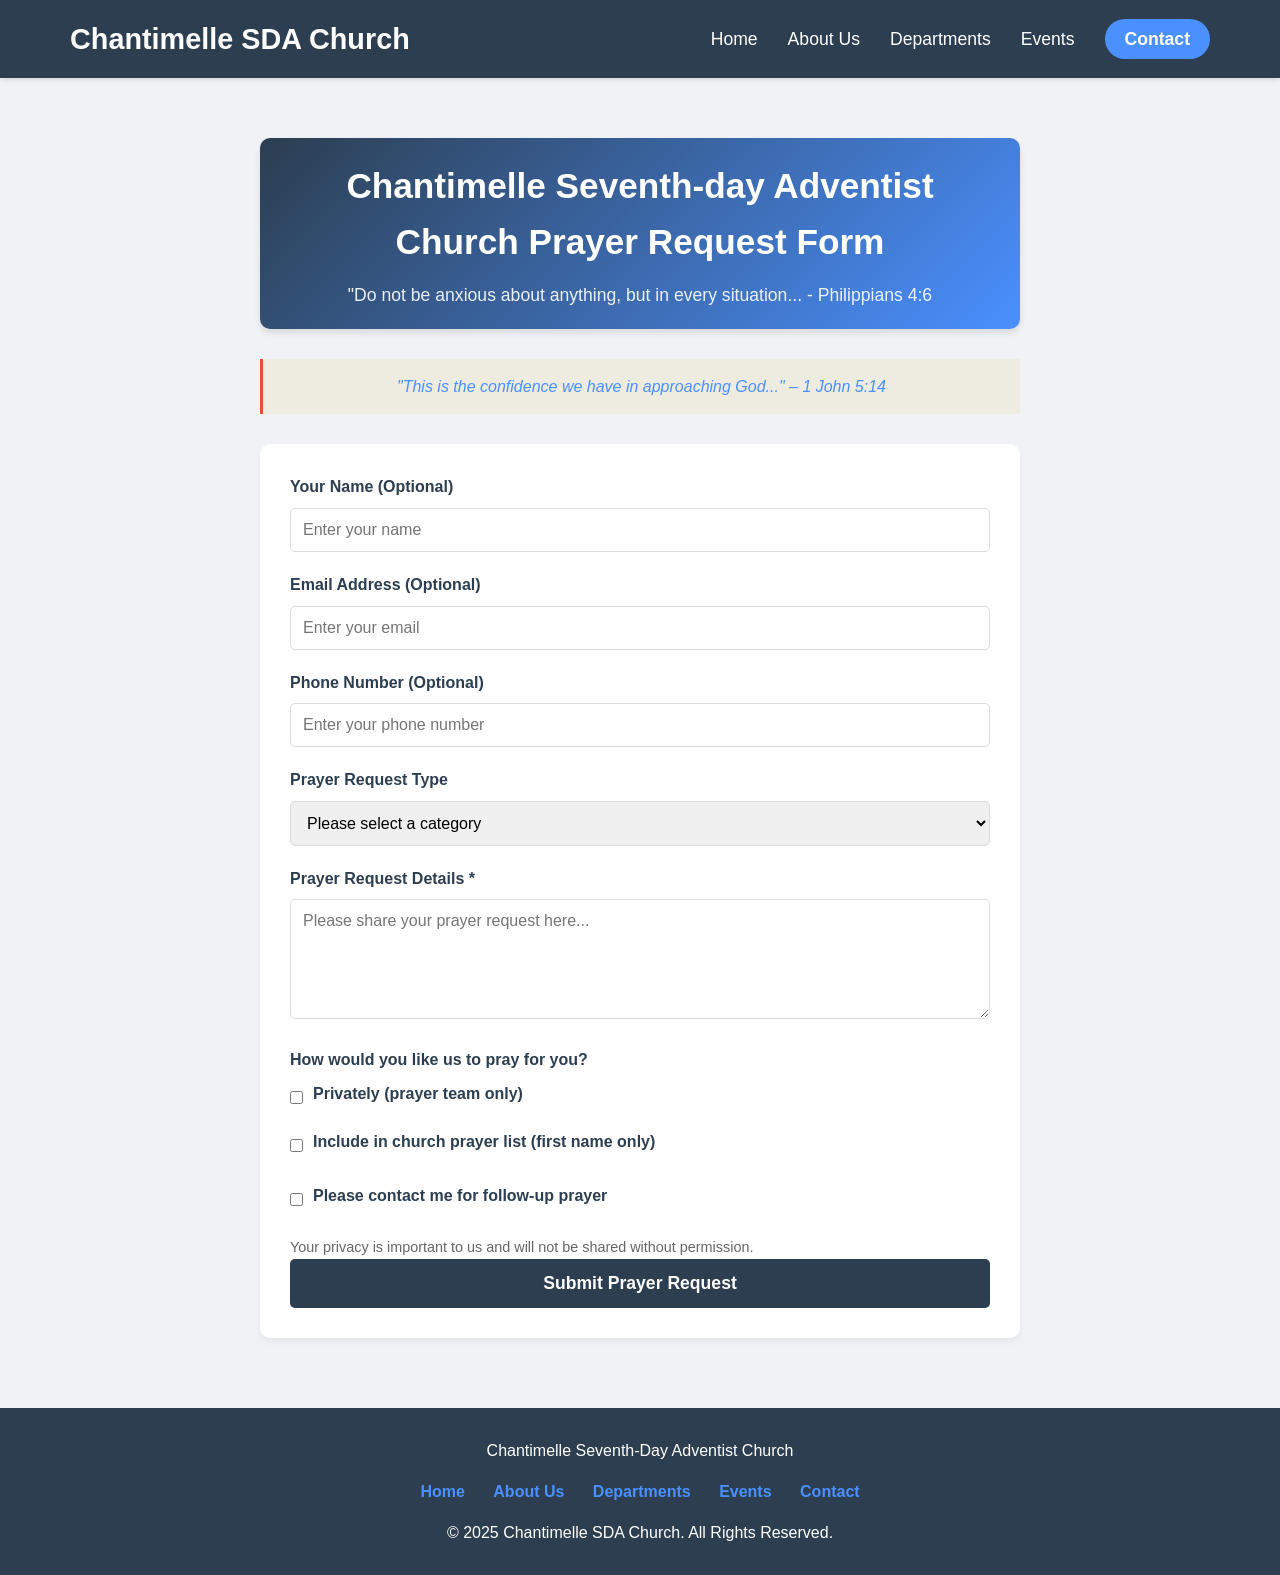
<file: prayerrequestform.html>
<!DOCTYPE html>
<html lang="en">
<head>
    <meta charset="UTF-8">
    <meta name="viewport" content="width=device-width, initial-scale=1.0">
    <title>SDA Prayer Request Form</title>

    <style>
        :root {
            --primary: #2c3e50;
            --secondary: #4a90ff;
            --accent: #e74c3c;
            --light: #f9f9f9;
            --dark: #333;
            --gray: #95a5a6;
        }

        * {
            margin: 0;
            padding: 0;
            box-sizing: border-box;
            font-family: 'Segoe UI', Tahoma, Geneva, Verdana, sans-serif;
        }

        body {
            background-color: #f0f2f5;
            color: var(--dark);
            line-height: 1.6;
        }

        /* ================================
           CONSISTENT SITE-WIDE HEADER
        ================================= */
        header {
            background-color: var(--primary);
            color: white;
            padding: 1rem 0;
            position: sticky;
            top: 0;
            z-index: 1000;
            box-shadow: 0 2px 5px rgba(0,0,0,0.1);
        }

        .header-content {
            display: flex;
            justify-content: space-between;
            align-items: center;
            padding: 0 70px;
        }

        .logo {
            font-size: 1.8rem;
            font-weight: bold;
        }

        nav ul {
            display: flex;
            list-style: none;
            gap: 30px;
        }

        nav ul li a {
            color: white;
            text-decoration: none;
            font-size: 1.1rem;
            font-weight: 500;
            transition: 0.3s ease;
        }

        nav ul li a:hover,
        nav ul li a.active {
            color: var(--secondary);
        }

        .cta-button {
            background: var(--secondary);
            padding: 10px 20px;
            border-radius: 25px;
            color: white;
            font-weight: 600;
            text-decoration: none;
        }

        .cta-button:hover {
            opacity: 0.85;
            transition: 0.3s;
        }

      
        .container {
            max-width: 800px;
            margin: 40px auto;
            padding: 20px;
        }

        .form-header-box {
            text-align: center;
            margin-bottom: 30px;
            padding: 20px;
            background: linear-gradient(135deg, var(--primary), var(--secondary));
            color: white;
            border-radius: 10px;
            box-shadow: 0 4px 6px rgba(0,0,0,0.1);
        }

        h1 {
            font-size: 2.2rem;
            margin-bottom: 10px;
        }

        .subtitle {
            font-size: 1.1rem;
            opacity: 0.9;
        }

        .scripture {
            text-align: center;
            margin: 30px 0;
            font-style: italic;
            color: var(--secondary);
            padding: 15px;
            border-left: 3px solid var(--accent);
            background-color: rgba(212, 175, 55, 0.1);
        }

        .form-container {
            background-color: white;
            padding: 30px;
            border-radius: 10px;
            box-shadow: 0 4px 6px rgba(0,0,0,0.05);
        }

        .form-group {
            margin-bottom: 20px;
        }

        label {
            display: block;
            margin-bottom: 8px;
            font-weight: 600;
            color: var(--primary);
        }

        input, select, textarea {
            width: 100%;
            padding: 12px;
            border: 1px solid #ddd;
            border-radius: 5px;
            font-size: 1rem;
            transition: border 0.3s;
        }

        input:focus, select:focus, textarea:focus {
            outline: none;
            border-color: var(--primary);
            box-shadow: 0 0 0 2px rgba(44, 90, 160, 0.2);
        }

        textarea {
            min-height: 120px;
            resize: vertical;
        }

        .checkbox-group {
            display: flex;
            align-items: center;
            margin-bottom: 15px;
        }

        .checkbox-group input {
            width: auto;
            margin-right: 10px;
        }

        .privacy-note {
            font-size: 0.9rem;
            color: #666;
            margin-top: 5px;
        }

        .submit-btn {
            background-color: var(--primary);
            color: white;
            border: none;
            padding: 14px 30px;
            font-size: 1.1rem;
            border-radius: 5px;
            cursor: pointer;
            transition: background-color 0.3s;
            width: 100%;
            font-weight: 600;
        }

        .submit-btn:hover {
            background-color: #1e4a8a;
        }

        footer {
            margin-top: 50px;
            padding: 30px;
            background: var(--primary);
            color: white;
            text-align: center;
        }

        .footer-links {
            margin: 15px 0;
        }

        .footer-links a {
            color: var(--secondary);
            margin: 0 12px;
            text-decoration: none;
            font-weight: 600;
        }

        .footer-links a:hover {
            text-decoration: underline;
        }

        @media (max-width: 768px) {
            .header-content {
                padding: 0 20px;
            }

            h1 {
                font-size: 1.7rem;
            }
        }

    </style>
</head>

<body>
    <header>
        <div class="header-content">
            <div class="logo">Chantimelle SDA Church</div>
            <nav>
                <ul>
                    <li><a href="index.html">Home</a></li>
                    <li><a href="aboutus1.html">About Us</a></li>
                    <li><a href="Department.html">Departments</a></li>
                    <li><a href="events.html">Events</a></li>
                    <li><a href="contact.html" class="cta-button">Contact</a></li>
                </ul>
            </nav>
        </div>
    </header>
    <div class="container">

        <div class="form-header-box">
            <h1>Chantimelle Seventh-day Adventist Church Prayer Request Form</h1>
            <p class="subtitle">"Do not be anxious about anything, but in every situation... - Philippians 4:6</p>
        </div>

        <div class="scripture">
            "This is the confidence we have in approaching God..." – 1 John 5:14
        </div>

        <div class="form-container">
            <form id="prayerForm">

                <div class="form-group">
                    <label for="name">Your Name (Optional)</label>
                    <input type="text" id="name" name="name" placeholder="Enter your name">
                </div>

                <div class="form-group">
                    <label for="email">Email Address (Optional)</label>
                    <input type="email" id="email" name="email" placeholder="Enter your email">
                </div>

                <div class="form-group">
                    <label for="phone">Phone Number (Optional)</label>
                    <input type="tel" id="phone" name="phone" placeholder="Enter your phone number">
                </div>

                <div class="form-group">
                    <label for="requestType">Prayer Request Type</label>
                    <select id="requestType" name="requestType">
                        <option value="">Please select a category</option>
                        <option value="healing">Healing</option>
                        <option value="guidance">Guidance / Direction</option>
                        <option value="family">Family Matters</option>
                        <option value="financial">Financial Needs</option>
                        <option value="spiritual">Spiritual Growth</option>
                        <option value="salvation">Salvation of Loved Ones</option>
                        <option value="other">Other</option>
                    </select>
                </div>

                <div class="form-group">
                    <label for="prayerRequest">Prayer Request Details *</label>
                    <textarea id="prayerRequest" name="prayerRequest" required placeholder="Please share your prayer request here..."></textarea>
                </div>

                <div class="form-group">
                    <label>How would you like us to pray for you?</label>

                    <div class="checkbox-group">
                        <input type="checkbox" id="prayPrivately" value="private">
                        <label for="prayPrivately">Privately (prayer team only)</label>
                    </div>

                    <div class="checkbox-group">
                        <input type="checkbox" id="prayPublicly" value="public">
                        <label for="prayPublicly">Include in church prayer list (first name only)</label>
                    </div>
                </div>

                <div class="form-group">
                    <div class="checkbox-group">
                        <input type="checkbox" id="contactMe">
                        <label for="contactMe">Please contact me for follow-up prayer</label>
                    </div>
                </div>

                <div class="privacy-note">
                    Your privacy is important to us and will not be shared without permission.
                </div>

                <button type="submit" class="submit-btn">Submit Prayer Request</button>
            </form>
        </div>
        
    </div>
<div>
    <footer>
            <p>Chantimelle Seventh-Day Adventist Church</p>

            <div class="footer-links">
                <a href="index.html">Home</a>
                <a href="aboutus1.html">About Us</a>
                <a href="Department.html">Departments</a>
                <a href="events.html">Events</a>
                <a href="contact.html">Contact</a>
            </div>

            <p>© 2025 Chantimelle SDA Church. All Rights Reserved.</p>
        </footer>
    </div>
</body>
</html>
</file>
<file: style1.css>
/* ====== GLOBAL RESET ====== */
* {
    margin: 0;
    padding: 0;
    box-sizing: border-box;
}
body {
    font-family: "Helvetica", Arial, sans-serif;
    line-height: 1.6;
    color: #fff;
}


.navbar {
    position: absolute;
    width: 100%;
    display: flex;
    justify-content: space-between;
    align-items: center;
    padding: 25px 70px;
    z-index: 100;
    color: white;
}
.navbar .logo {
    font-size: 2rem;
    font-weight: 600;
}
.nav-links ul {
    list-style: none;
    display: flex;
    gap: 30px;
}
.nav-links a {
    color: white;
    text-decoration: none;
    font-weight: 500;
    font-size: 1.1rem;
}
.cta-button {
    background: #4a90ff;
    padding: 10px 22px;
    border-radius: 25px;
    color: white;
    font-weight: 600;
    text-decoration: none;
}

/* ====== HERO SECTION ====== */
.hero {
    height: 100vh;
    background-image: url("sdalogo.png");
    background-size: cover;
    background-position: center;
    position: relative;
    display: flex;
    align-items: center;
    padding-left: 60px;
}
.hero-overlay {
    position: absolute;
    top: 0;
    left: 0;
    width: 100%;
    height: 100%;
    background: rgba(0, 30, 70, 0.4); /* blue transparent overlay */
}
.hero-content {
    position: relative;
    max-width: 500px;
}
/* Right-side logo bar */
.logo-bar {
    background-color: #204b7a; /* SDA blue tone */
    width: 300px; /* adjust width as needed */
    height: 100%;
    display: flex;
    align-items: center;
    justify-content: center;
}

.logo-bar img {
    max-width: 180px;
    height: auto;
}
.hero h1 {
    font-size: 3rem;
    font-weight: 700;
    margin-bottom: 20px;
}
.hero p {
    font-size: 1.1rem;
    margin-bottom: 30px;
    line-height: 1.8;
}

/* ====== BUTTONS ====== */
.primary-btn {
    background: #4a90ff;
    padding: 12px 30px;
    border-radius: 25px;
    font-size: 1.1rem;
    font-weight: 600;
    color: white;
    text-decoration: none;
}
.primary-btn:hover,
.cta-button:hover {
    opacity: 0.85;
    transition: 0.3s;
}
</file>
<file: aboutus.css>
*:root {
            --primary: #2c3e50;
            --secondary: #4a90ff;
            --accent: #e74c3c;
            --light: #f9f9f9;
            --dark: #333;
            --gray: #95a5a6;
        }
        
        body {
            background-color: var(--light);
            color: var(--dark);
            line-height: 1.6;
            font-family: "Helvetica", Arial, sans-serif;
        }
        
        .container {
            max-width: 1200px;
            margin: 0 auto;
            padding: 0 20px;
        }
        
        .section-padding {
            padding: 5rem 0;
        }
        
        
        header {
            background-color: var(--primary);
            color: white;
            padding: 1rem 0;
            box-shadow: 0 2px 5px rgba(0,0,0,0.1);
            position: sticky;
            top: 0;
            z-index: 100;
        }
        
        .header-content {
            display: flex;
            justify-content: space-between;
            align-items: center;
            padding: 0 70px;
        }
        
        .logo {
            font-size: 1.8rem;
            font-weight: bold;
        }
        
        nav ul {
            display: flex;
            list-style: none;
            gap: 30px;
        }
        
        nav ul li a {
            color: white;
            text-decoration: none;
            font-weight: 500;
            font-size: 1.1rem;
            transition: color 0.3s;
        }
        
        nav ul li a:hover {
            color: var(--secondary);
        }
        
        
        .hero {
    height: 100vh;
    background: linear-gradient(rgba(78, 96, 114, 0.85), rgba(44, 62, 80, 0.9)), url('41.jpg') no-repeat center center/cover;
    position: relative;
    display: flex;
    align-items: center;
    padding-left: 60px;
}
        
        .hero-overlay {
            position: absolute;
            top: 0;
            left: 0;
            width: 100%;
            height: 100%;
            background: rgba(0, 30, 70, 0.4);
        }
        
        .hero-content {
            position: relative;
            max-width: 500px;
            color: white;
        }
        
        .hero h1 {
            font-size: 3rem;
            font-weight: 700;
            margin-bottom: 20px;
        }
        
        .hero p {
            font-size: 1.1rem;
            margin-bottom: 30px;
            line-height: 1.8;
        }
        
        /* Main Content */
        .section-title {
            text-align: center;
            margin-bottom: 3rem;
            color: var(--primary);
            position: relative;
        }
        
        .section-title:after {
            content: '';
            display: block;
            width: 80px;
            height: 3px;
            background: var(--secondary);
            margin: 10px auto;
        }
        
        .history-timeline {
            display: flex;
            flex-direction: column;
            max-width: 800px;
            margin: 0 auto;
        }
        
        .timeline-item {
            display: flex;
            margin-bottom: 2rem;
            position: relative;
        }
        
        .timeline-date {
            flex: 0 0 150px;
            font-weight: bold;
            color: var(--secondary);
        }
        
        .timeline-content {
            flex: 1;
            padding-left: 2rem;
            position: relative;
        }
        
        .timeline-content:before {
            content: '';
            position: absolute;
            left: 0;
            top: 5px;
            width: 12px;
            height: 12px;
            border-radius: 50%;
            background: var(--secondary);
        }
        
        .timeline-item:not(:last-child) .timeline-content:after {
            content: '';
            position: absolute;
            left: 5px;
            top: 17px;
            bottom: -2rem;
            width: 2px;
            background: #e0e0e0;
        }
        
        /* Membership Stats */
        .membership-stats {
            background-color: var(--primary);
            color: white;
            padding: 3rem 0;
            text-align: center;
        }
        
        .stats-container {
            display: flex;
            justify-content: space-around;
            flex-wrap: wrap;
        }
        
        .stat-item {
            margin: 1rem;
        }
        
        .stat-number {
            font-size: 2.5rem;
            font-weight: bold;
            color: var(--secondary);
        }
        
        .stat-label {
            font-size: 1.1rem;
        }
        
        
        
        /* Values Section */
        .values-section {
            background-color: white;
        }
        
        .values-grid {
            display: grid;
            grid-template-columns: repeat(auto-fit, minmax(300px, 1fr));
            gap: 2rem;
            margin-top: 3rem;
        }
        
        .value-card {
            text-align: center;
            padding: 2rem;
            border-radius: 8px;
            box-shadow: 0 5px 15px rgba(0,0,0,0.05);
            transition: transform 0.3s;
        }
        
        .value-card:hover {
            transform: translateY(-10px);
        }
        
        .value-icon {
            font-size: 3rem;
            color: var(--secondary);
            margin-bottom: 1.5rem;
        }
        
        .value-card h3 {
            margin-bottom: 1rem;
            color: var(--primary);
        }
        
        /* Footer */
        footer {
            background-color: var(--primary);
            color: white;
            padding: 2rem 0;
            text-align: center;
        }
        
        .footer-content {
            display: flex;
            flex-direction: column;
            align-items: center;
        }
        
        .footer-links {
            margin: 1rem 0;
        }
        
        .footer-links a {
            color: white;
            margin: 0 10px;
            text-decoration: none;
        }
        
        .footer-links a:hover {
            color: var(--secondary);
        }
        
        
        .primary-btn {
            background: var(--secondary);
            padding: 12px 30px;
            border-radius: 25px;
            font-size: 1.1rem;
            font-weight: 600;
            color: white;
            text-decoration: none;
            display: inline-block;
        }
        
        .primary-btn:hover,
        .cta-button:hover {
            opacity: 0.85;
            transition: 0.3s;
        }
        
        
        @media (max-width: 768px) {
            .header-content {
                flex-direction: column;
                text-align: center;
                padding: 20px;
            }
            
            nav ul {
                margin-top: 1rem;
                justify-content: center;
                flex-wrap: wrap;
            }
            
            .hero {
                padding-left: 20px;
                text-align: center;
            }
            
            .hero h1 {
                font-size: 2.2rem;
            }
            
            .timeline-item {
                flex-direction: column;
            }
            
            .timeline-date {
                margin-bottom: 0.5rem;
            }
            
            .timeline-content {
                padding-left: 1rem;
            }
            
            .stats-container {
                flex-direction: column;
            }
        }
</file>
